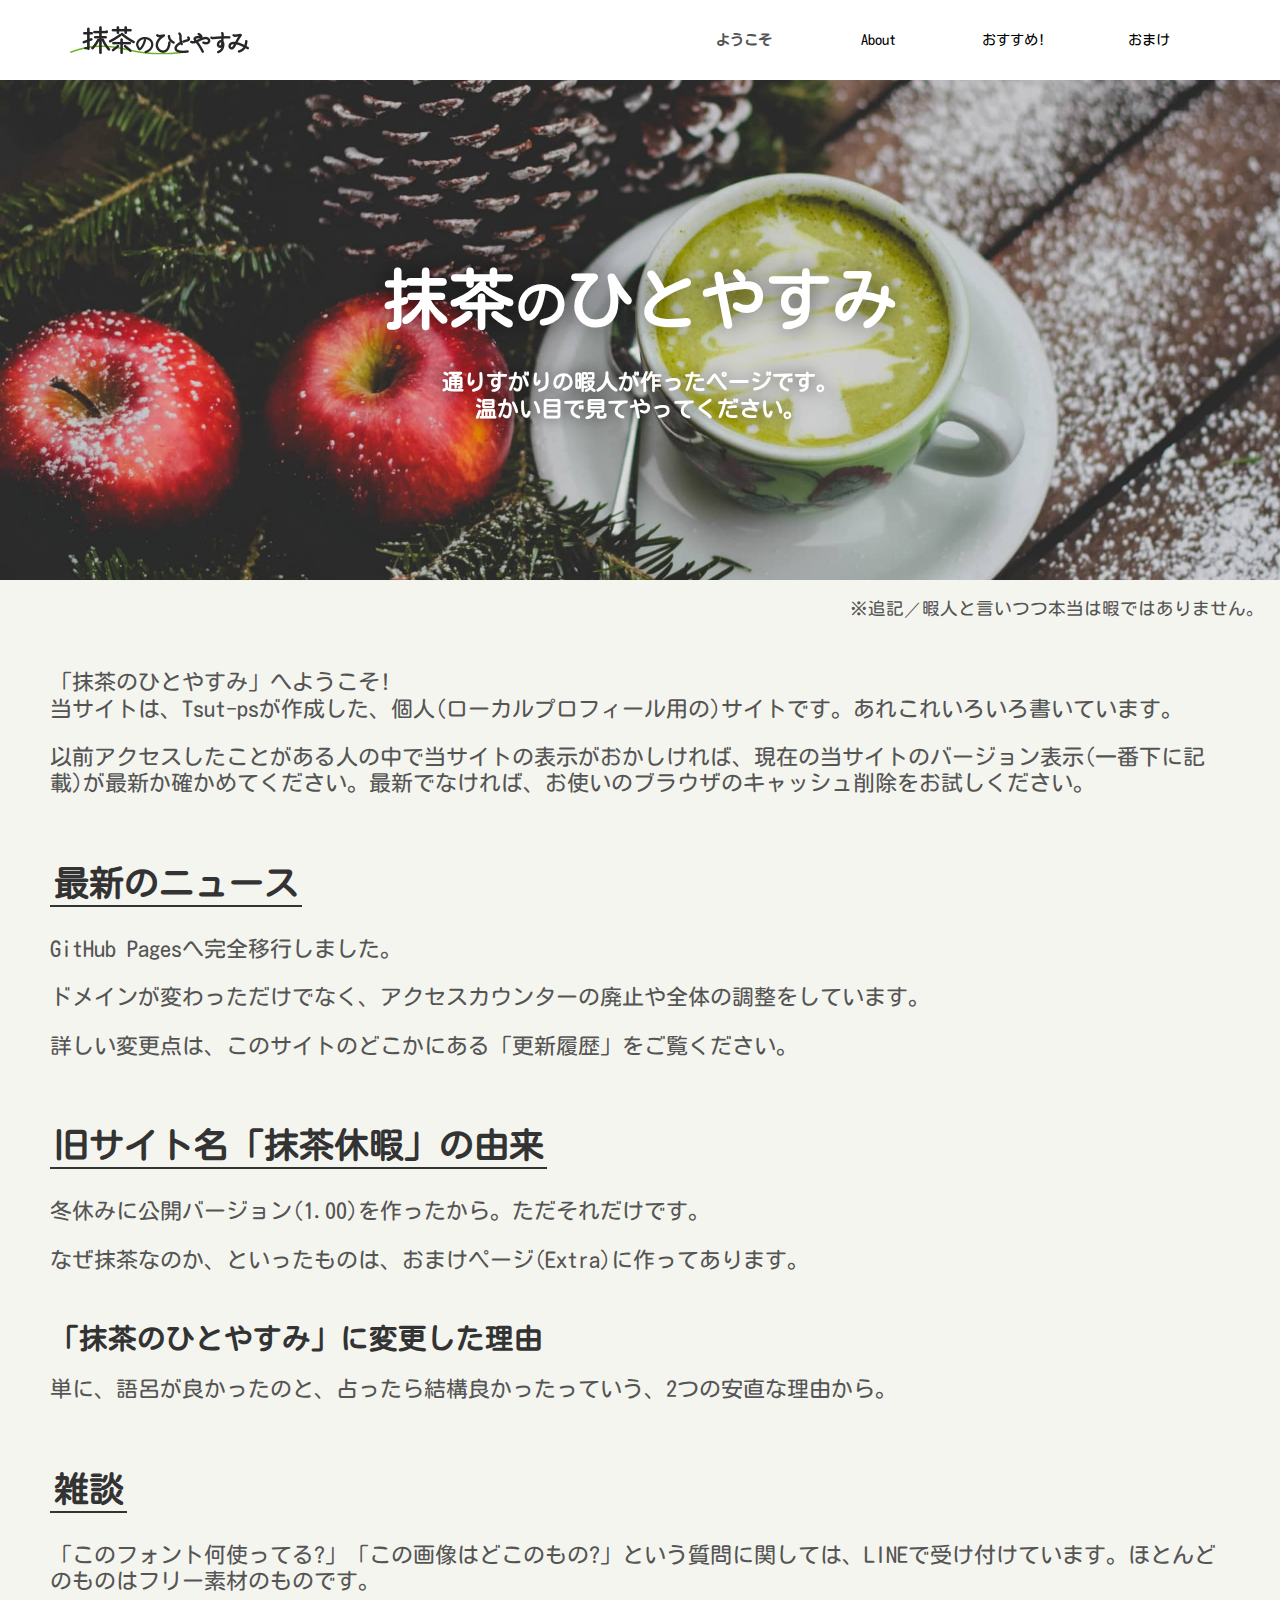
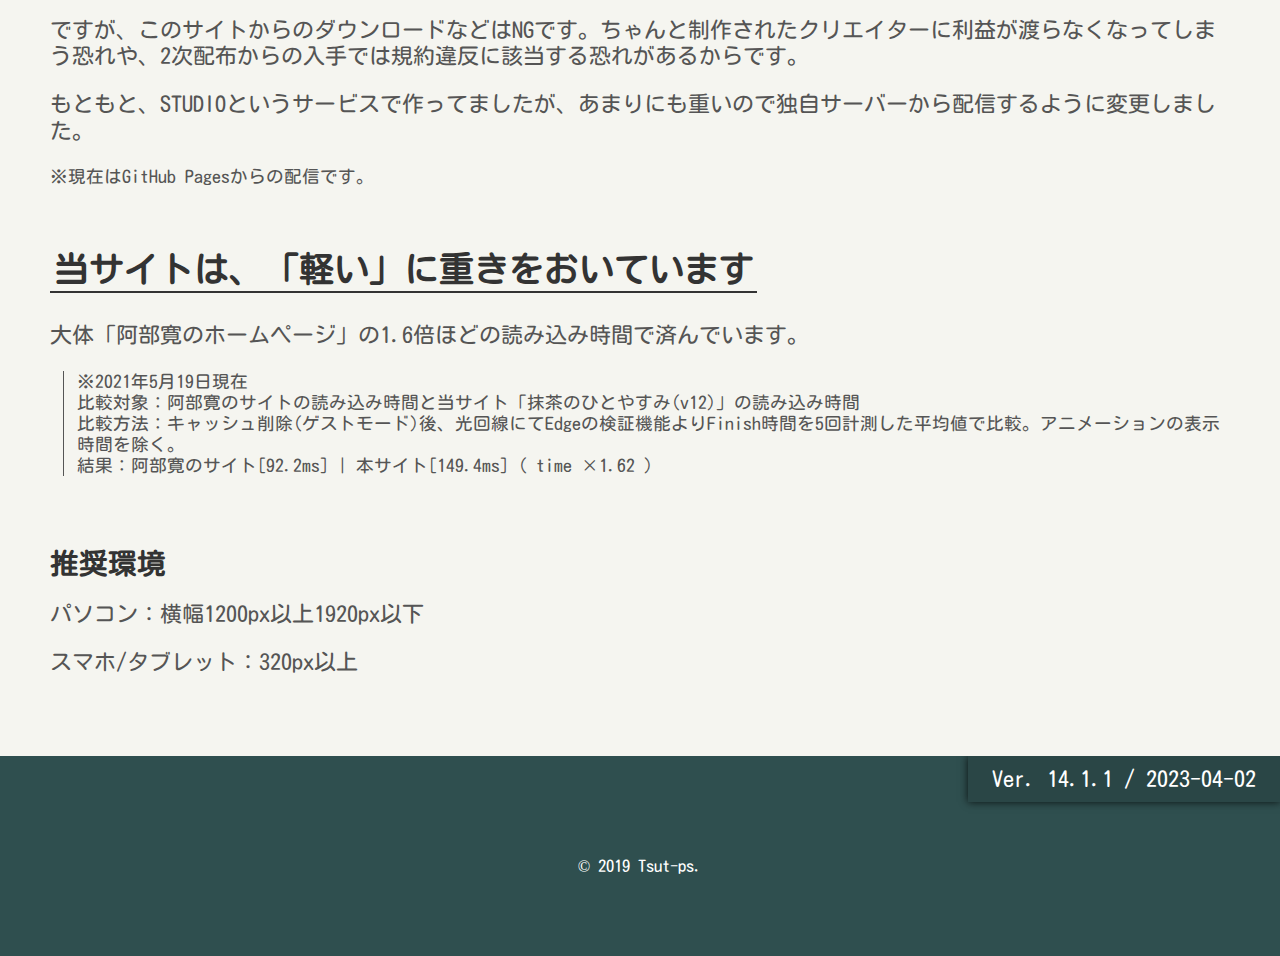
<file: index.html>
<!doctype html>
<html lang="ja">

<head>
    <meta charset="UTF-8">
    <meta name="theme-color" content="#acae54">
    <meta name="viewport" content="width=device-width, initial-scale=1">
    <meta name="twitter:card" content="summary" />
    <meta property="og:url" content="https://kyu-ka.site" />
    <meta property="og:title" content="抹茶のひとやすみ" />
    <meta property="og:description" content="通りすがりの暇人が作ったページです。温かい目で見てやってください。" />
    <meta property="og:image" content="images/card-2.jpg" />
    <meta name="robots" content="noindex">
    <title>抹茶のひとやすみ</title>
    <link href="favicon.ico" rel="icon">
    <link href="css/stylesheet.css" rel="stylesheet">
</head>

<body class="index">

    <header>
        <div>
            <a class="logo" href="./"></a>
                <ul>
                    <li class="select">ようこそ</li>
                    <li><a href="about/">About</a></li>
                    <li><a href="favorite/">おすすめ!</a></li>
                    <li><a href="extra/">おまけ</a></li>
                </ul>
        </div>
    </header>

    <main>

        <div class="top-content index">
            <div>
                <h1>抹茶<span class="mini">の</span>ひとやすみ</h1>
                <p>通りすがりの暇人が作ったページです。<br>温かい目で見てやってください。</p>
            </div>
        </div>

        <p class="notice">※追記／暇人と言いつつ本当は暇ではありません。</p>

        <div class="contents">
            
            <p>「抹茶のひとやすみ」へようこそ!<br>
            当サイトは、Tsut-psが作成した、個人(ローカルプロフィール用の)サイトです。あれこれいろいろ書いています。</p>
            <p>以前アクセスしたことがある人の中で当サイトの表示がおかしければ、現在の当サイトのバージョン表示(一番下に記載)が最新か確かめてください。最新でなければ、お使いのブラウザのキャッシュ削除をお試しください。</p>

            <h2>最新のニュース</h2>
            <p>GitHub Pagesへ完全移行しました。</p>
            <p>ドメインが変わっただけでなく、アクセスカウンターの廃止や全体の調整をしています。</p>
            <p>詳しい変更点は、このサイトのどこかにある「更新履歴」をご覧ください。</p>

            <h2>旧サイト名「抹茶休暇」の由来</h2>
            <p>冬休みに公開バージョン(1.00)を作ったから。ただそれだけです。</p>
	        <p>なぜ抹茶なのか、といったものは、おまけページ(Extra)に作ってあります。</p>

            <h3>「抹茶のひとやすみ」に変更した理由</h3>
            <p>単に、語呂が良かったのと、占ったら結構良かったっていう、2つの安直な理由から。</p>

            <h2>雑談</h2>
            <p>「このフォント何使ってる?」「この画像はどこのもの?」という質問に関しては、LINEで受け付けています。ほとんどのものはフリー素材のものです。</p>
            <p>ですが、このサイトからのダウンロードなどはNGです。ちゃんと制作されたクリエイターに利益が渡らなくなってしまう恐れや、2次配布からの入手では規約違反に該当する恐れがあるからです。</p>
            <p>もともと、STUDIOというサービスで作ってましたが、あまりにも重いので独自サーバーから配信するように変更しました。</p>
            <p class="mini">※現在はGitHub Pagesからの配信です。</p>

            <h2>当サイトは、「軽い」に重きをおいています</h2>
            <p>大体「阿部寛のホームページ」の1.6倍ほどの読み込み時間で済んでいます。</p>
            <div class="detail">
                <p class="mini">※2021年5月19日現在<br>
                    比較対象：阿部寛のサイトの読み込み時間と当サイト「抹茶のひとやすみ(v12)」の読み込み時間<br>
                    比較方法：キャッシュ削除(ゲストモード)後、光回線にてEdgeの検証機能よりFinish時間を5回計測した平均値で比較。アニメーションの表示時間を除く。<br>
                    結果：阿部寛のサイト[92.2ms] | 本サイト[149.4ms] ( time ×1.62 )</span>
                </p>
            </div>

            <br>

            <h3>推奨環境</h3>
            <p>パソコン：横幅1200px以上1920px以下</p><p>スマホ/タブレット：320px以上</p>

        </div>
    </main>

    <footer>
        <p>© 2019 Tsut-ps.</p>
    </footer>

</body>
</file>
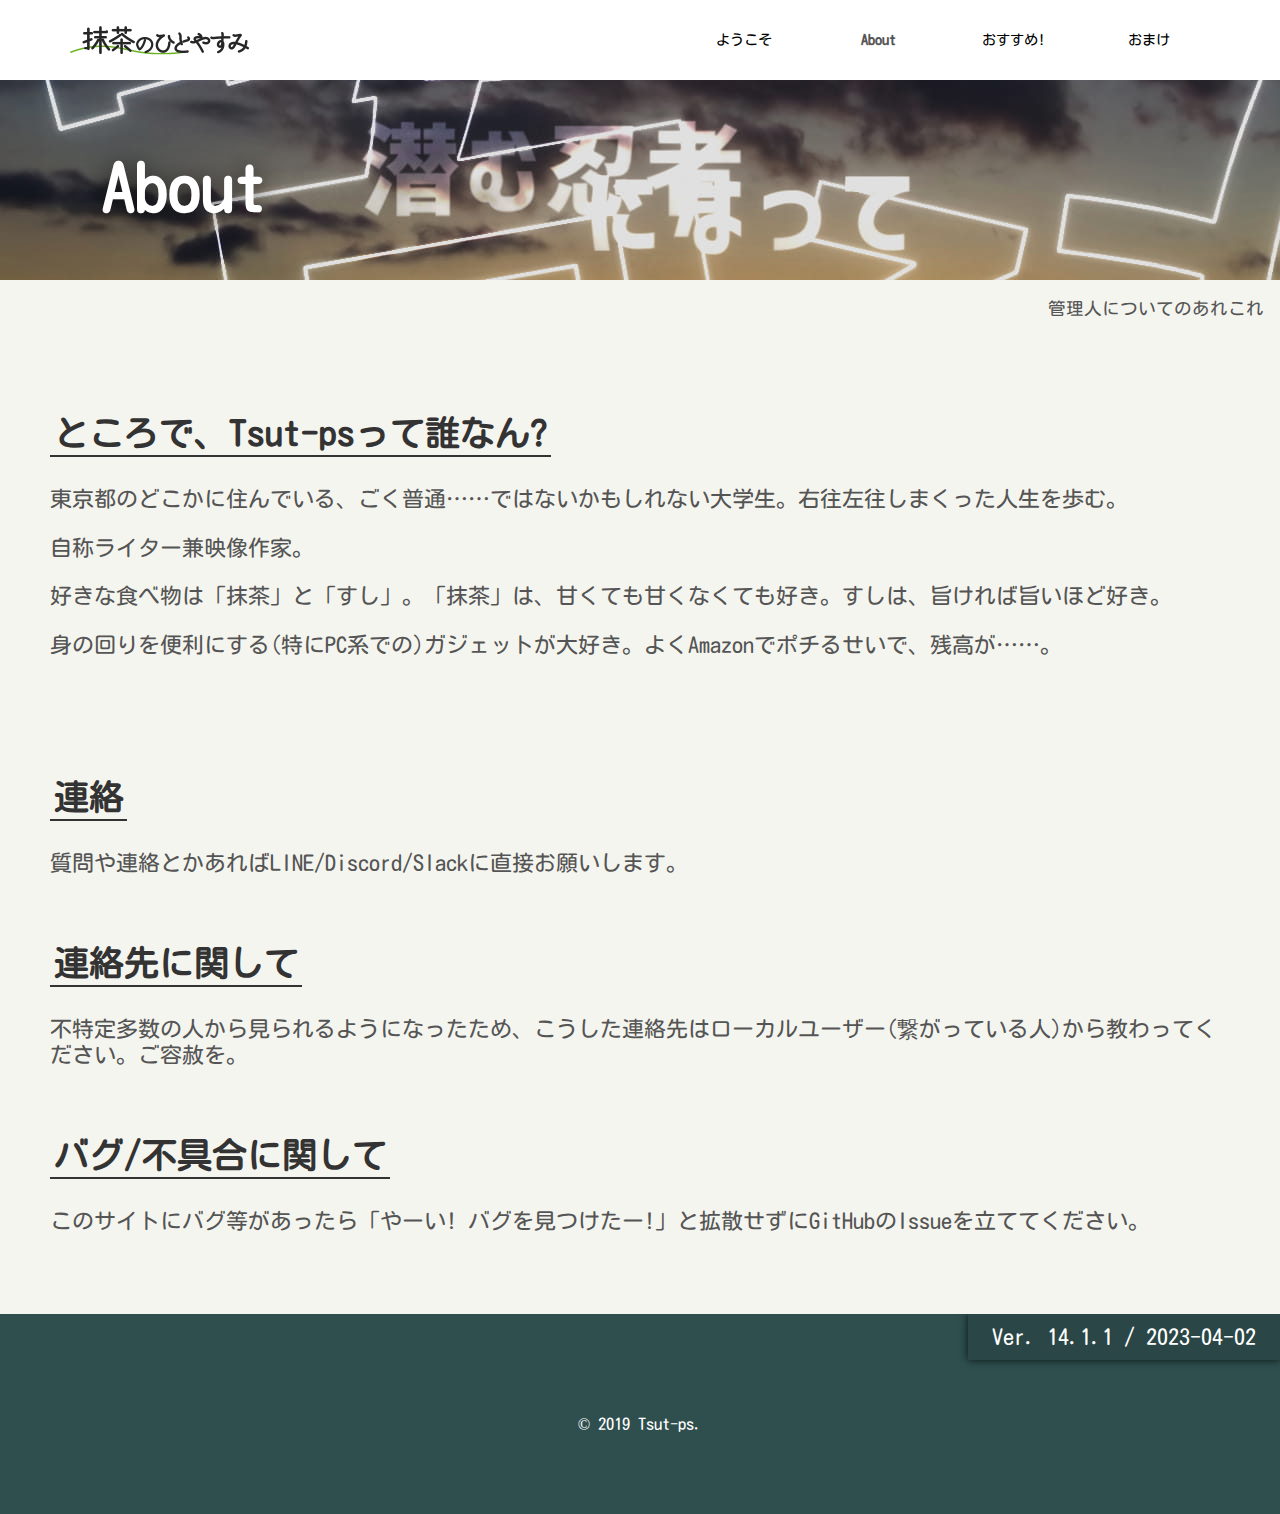
<file: about/index.html>
<!doctype html>
<html lang="ja">

<head>
    <meta charset="UTF-8">
    <meta name="theme-color" content="#acae54">
    <meta name="viewport" content="width=device-width, initial-scale=1">
    <meta name="robots" content="noindex">
    <title>About | 抹茶のひとやすみ</title>
    <link href="../css/stylesheet.css" rel="stylesheet">
    <link href="../favicon.ico" rel="icon">
</head>

<body class="about">
    <header>
        <div>
            <a class="logo" href="../"></a>
                <ul>
                    <li><a href="../">ようこそ</a></li>
                    <li class="select">About</li>
                    <li><a href="../favorite/">おすすめ!</a></li>
                    <li><a href="../extra/">おまけ</a></li>
                </ul>
        </div>
    </header>

    <main>
        <div class="top-content-mini">
            <div>
                <h1>About</h1>
            </div>
        </div>
        <p class="notice">管理人についてのあれこれ</p>
        <div class="contents">
            <h2>ところで、Tsut-psって誰なん?</h2>
            <p>東京都のどこかに住んでいる、ごく普通……ではないかもしれない大学生。右往左往しまくった人生を歩む。</p>
            <p>自称ライター兼映像作家。</p>
            <p>好きな食べ物は「抹茶」と「すし」。「抹茶」は、甘くても甘くなくても好き。すしは、旨ければ旨いほど好き。</p>
            <p>身の回りを便利にする(特にPC系での)ガジェットが大好き。よくAmazonでポチるせいで、残高が……。</p>
            <br><br>
            <h2>連絡</h2>
            <p>質問や連絡とかあればLINE/Discord/Slackに直接お願いします。</p>
            <h2>連絡先に関して</h2>
            <p>不特定多数の人から見られるようになったため、こうした連絡先はローカルユーザー(繋がっている人)から教わってください。ご容赦を。</p>
            <h2>バグ/不具合に関して</h2>
            <p>このサイトにバグ等があったら「やーい! バグを見つけたー!」と拡散せずにGitHubのIssueを立ててください。</p>
        </div>
    </main>

    <footer>
        <p>© 2019 Tsut-ps.</p>
    </footer>
</body>
</file>
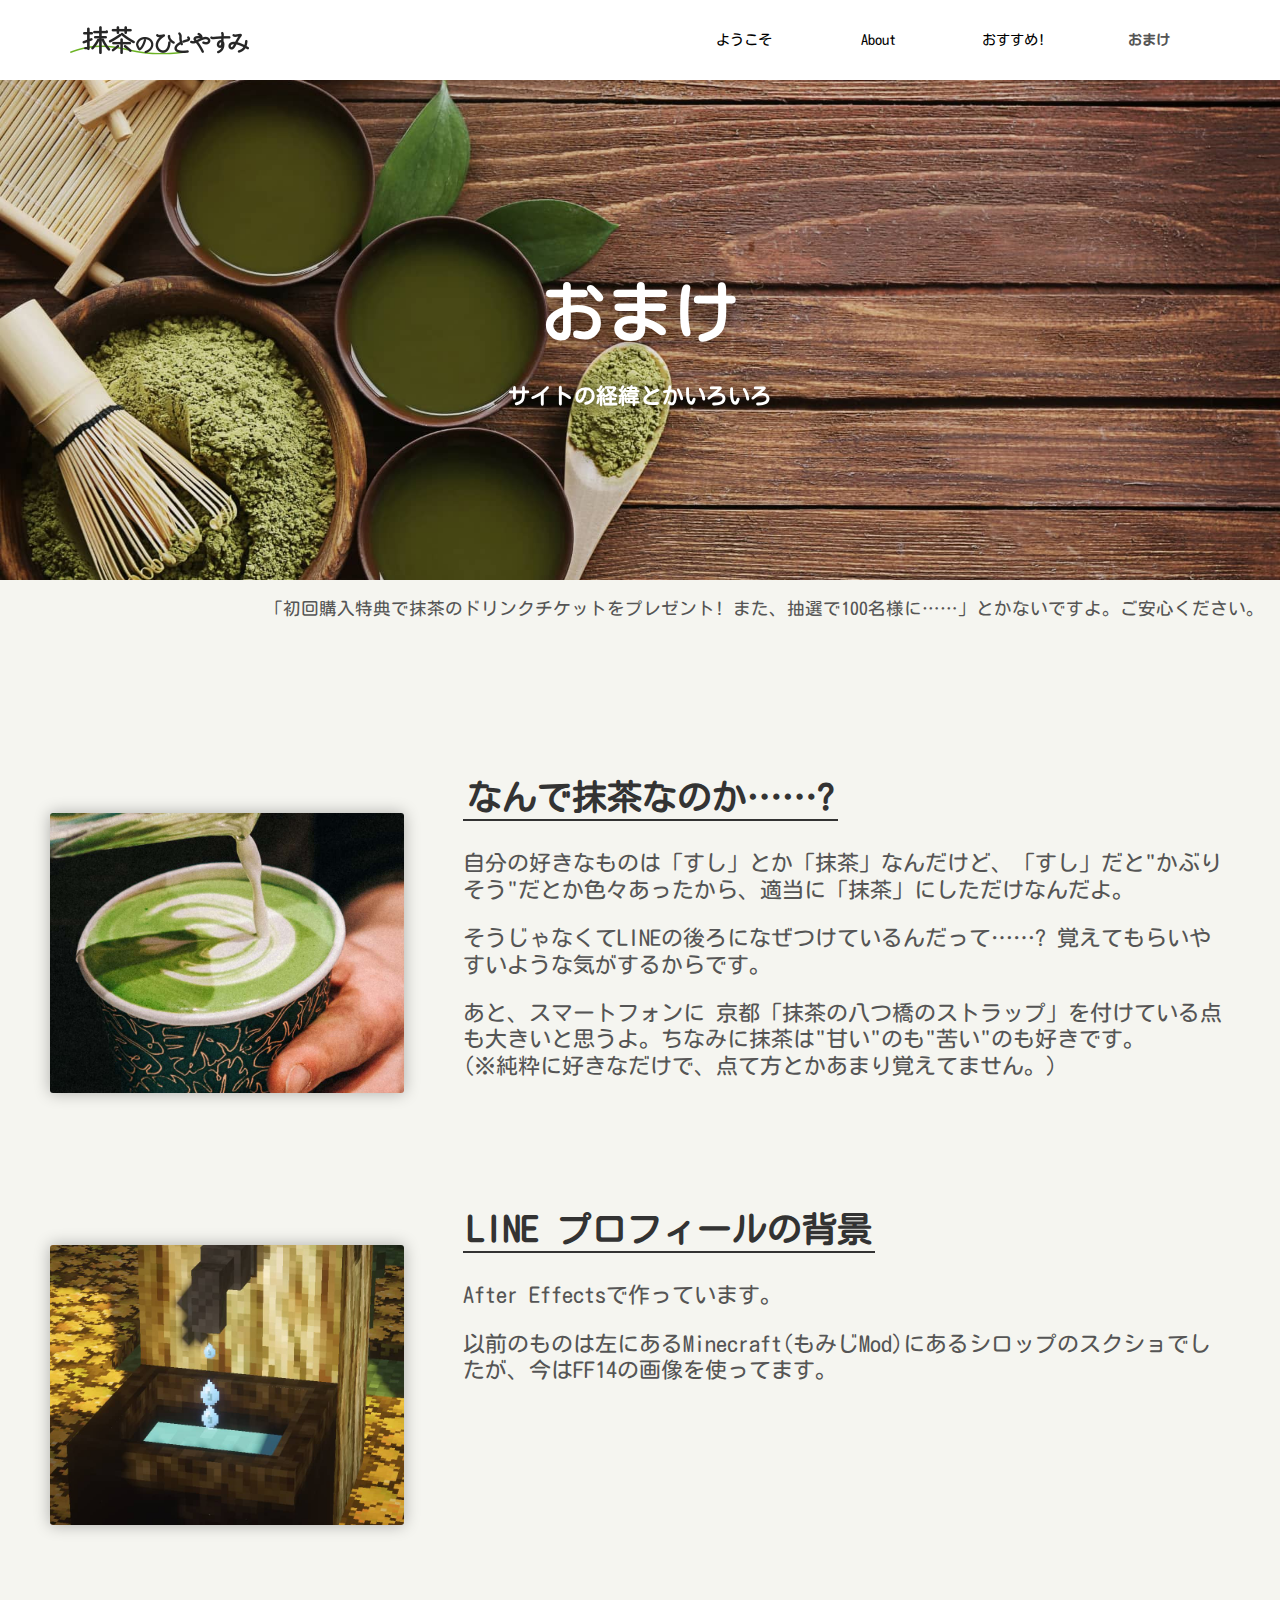
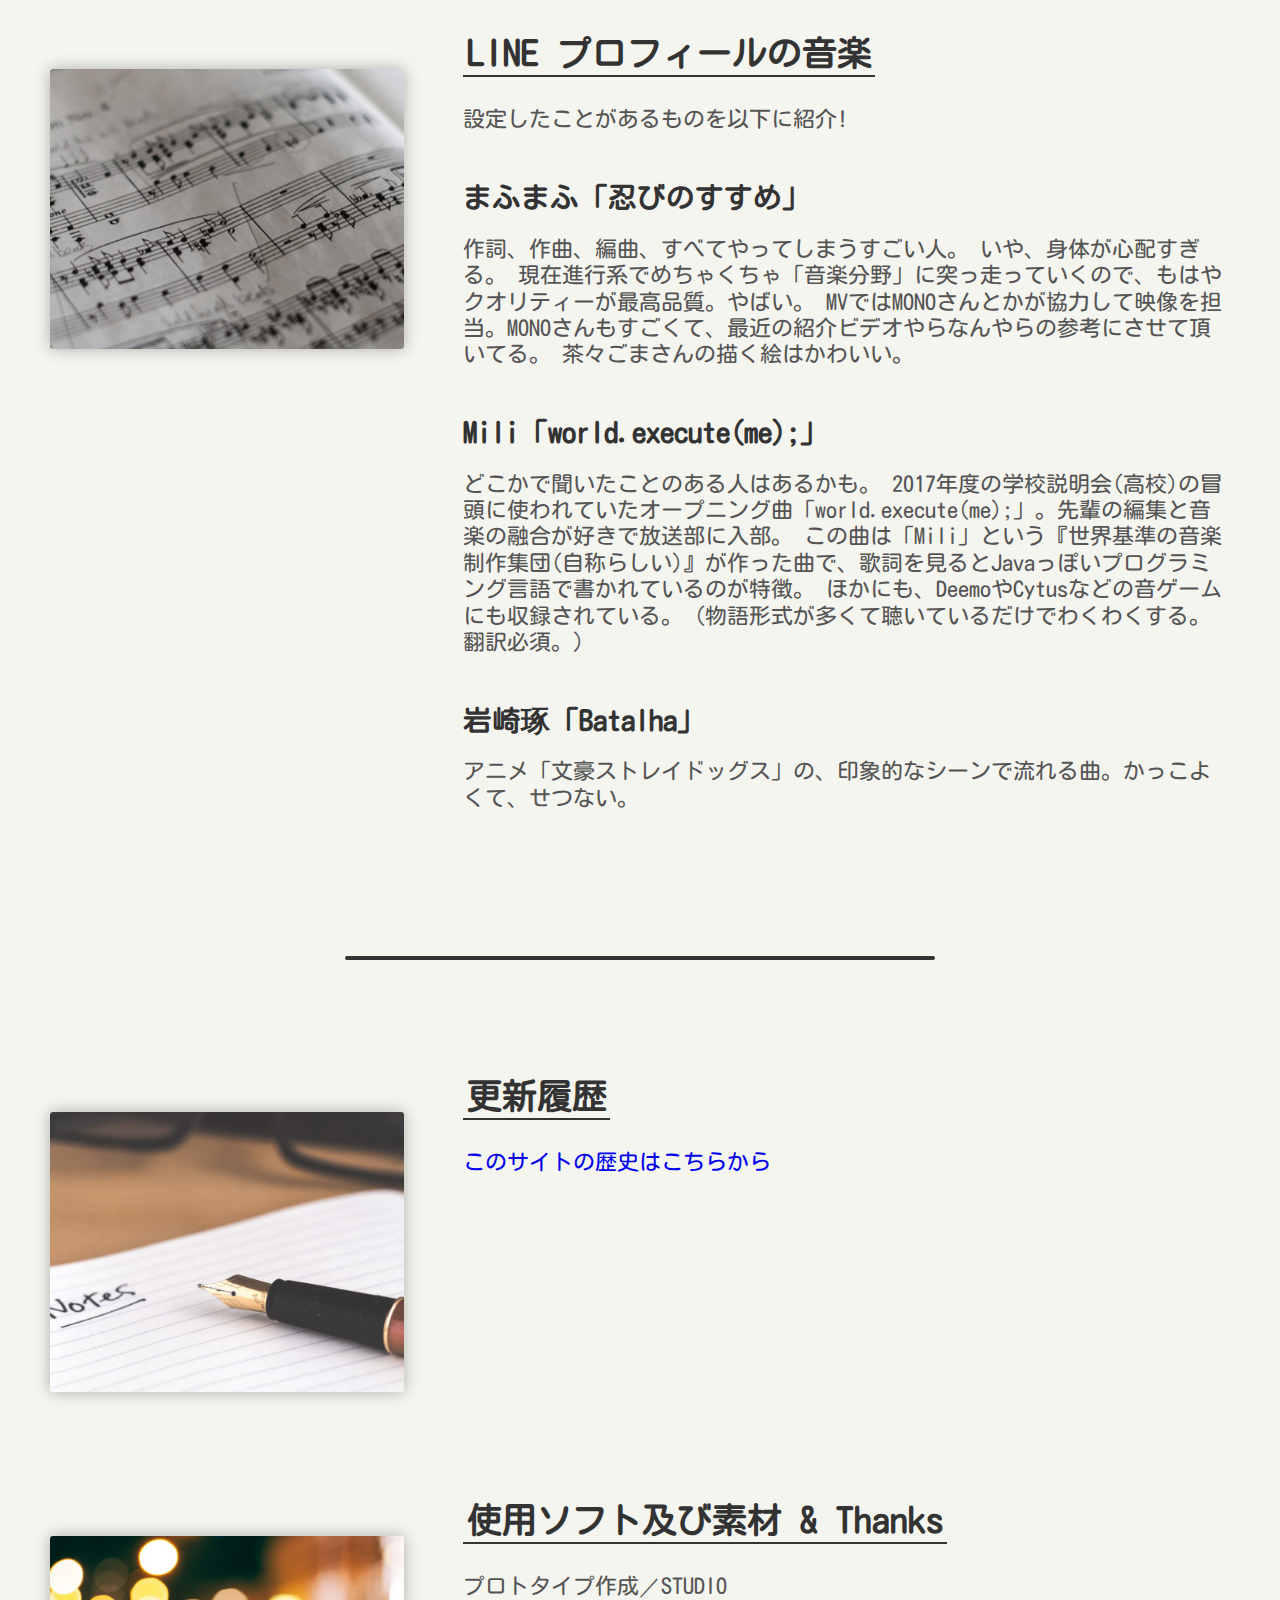
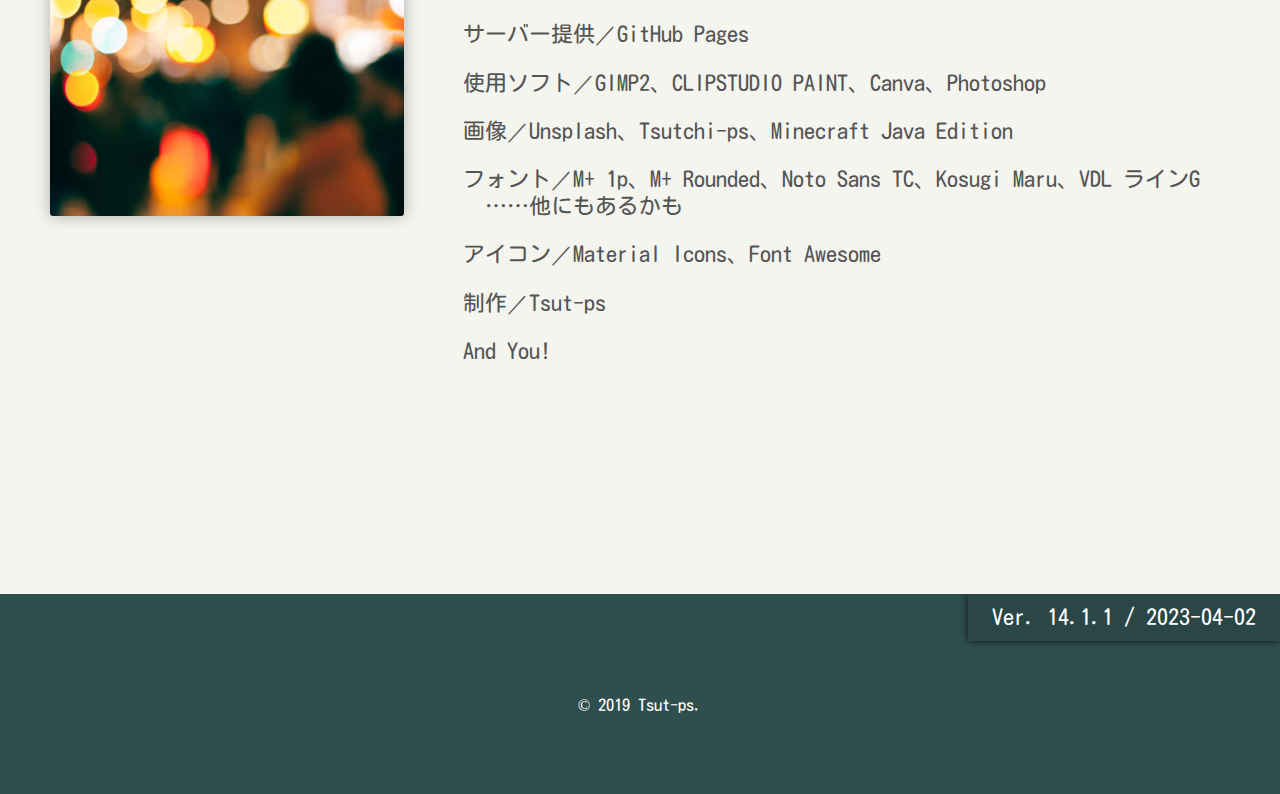
<file: extra/index.html>
<!doctype html>
<html lang="ja">

<head>
    <meta charset="UTF-8">
    <meta name="theme-color" content="#acae54">
    <meta name="viewport" content="width=device-width, initial-scale=1">
    <meta name="robots" content="noindex">
    <title>おまけ | 抹茶のひとやすみ</title>
    <link href="../css/stylesheet.css" rel="stylesheet">
    <link href="../favicon.ico" rel="icon">
</head>

<body class="extra">
    <header>
        <div>
            <a class="logo" href="../"></a>
                <ul>
                    <li><a href="../">ようこそ</a></li>
                    <li><a href="../about/">About</a></li>
                    <li><a href="../favorite/">おすすめ!</a></li>
                    <li class="select">おまけ</li>
                </ul>
        </div>
    </header>

    <main>
        <div class="top-content">
            <div>
                <h1>おまけ</h1>
                <p>サイトの経緯とかいろいろ</p>
            </div>
        </div>
        <p class="notice">「初回購入特典で抹茶のドリンクチケットをプレゼント! また、抽選で100名様に……」とかないですよ。ご安心ください。</p>
        <div class="contents">
            <div class="works">
                <div class="image why-matcha"></div>
                <div class="right-comment">
                    <h2>なんで抹茶なのか……?</h2>
                    <div class="switch">
                        <p>自分の好きなものは「すし」とか「抹茶」なんだけど、「すし」だと"かぶりそう"だとか色々あったから、適当に「抹茶」にしただけなんだよ。</p>
                        <p>そうじゃなくてLINEの後ろになぜつけているんだって……? 覚えてもらいやすいような気がするからです。</p>
                        <p>あと、スマートフォンに 京都「抹茶の八つ橋のストラップ」を付けている点も大きいと思うよ。ちなみに抹茶は"甘い"のも"苦い"のも好きです。<br>(※純粋に好きなだけで、点て方とかあまり覚えてません。)</p>
                    </div>
                </div>
            </div>
            <div class="works">
                <div class="image profile-bg"></div>
                <div class="right-comment">
                    <h2>LINE プロフィールの背景</h2>
                    <div class="switch">
                        <p>After Effectsで作っています。</p>
                        <p>以前のものは左にあるMinecraft(もみじMod)にあるシロップのスクショでしたが、今はFF14の画像を使ってます。</p>
                    </div>
                </div>
            </div>
            <div class="works">
                <div class="image profile-music"></div>
                <div class="right-comment">
                    <h2>LINE プロフィールの音楽</h2>
                    <div class="switch">
                        <p>設定したことがあるものを以下に紹介!</p>
                        <h3>まふまふ「忍びのすすめ」</h3>
                        <p>作詞、作曲、編曲、すべてやってしまうすごい人。
                            いや、身体が心配すぎる。
                            現在進行系でめちゃくちゃ「音楽分野」に突っ走っていくので、もはやクオリティーが最高品質。やばい。
                            MVではMONOさんとかが協力して映像を担当。MONOさんもすごくて、最近の紹介ビデオやらなんやらの参考にさせて頂いてる。
                            茶々ごまさんの描く絵はかわいい。</p>

                        <h3>Mili「world.execute(me);」</h3>
                        <p>どこかで聞いたことのある人はあるかも。
                            2017年度の学校説明会(高校)の冒頭に使われていたオープニング曲「world.execute(me);」。先輩の編集と音楽の融合が好きで放送部に入部。
                            この曲は「Mili」という『世界基準の音楽制作集団(自称らしい)』が作った曲で、歌詞を見るとJavaっぽいプログラミング言語で書かれているのが特徴。
                            ほかにも、DeemoやCytusなどの音ゲームにも収録されている。
                            (物語形式が多くて聴いているだけでわくわくする。翻訳必須。)</p>
                            
                        <h3>岩崎琢「Batalha」</h3>
                        <p>アニメ「文豪ストレイドッグス」の、印象的なシーンで流れる曲。かっこよくて、せつない。</p>
                        <br>

                    </div>
                </div>
            </div>

            <div class="works">
                <div class="line" style="margin: 32px 25% 72px;"></div>
                <a href="../update-history/">
                    <div class="image update-history-image"></div>
                    <div class="right-comment">
                        <h2>更新履歴</h2>
                        <div class="switch">
                            <p>このサイトの歴史はこちらから</p>
                        </div>
                    </div>
                </div>
            </a>

            <div class="works">
                <div class="image credits"></div>
                <div class="right-comment">
                    <h2>使用ソフト及び素材 & Thanks</h2>
                    <div class="switch">
                        <p>プロトタイプ作成／STUDIO</p>
                        <p>サーバー提供／GitHub Pages</p>
                        <p>使用ソフト／GIMP2、CLIPSTUDIO PAINT、Canva、Photoshop</p>
                        <p>画像／Unsplash、Tsutchi-ps、Minecraft Java Edition</p>
                        <p>フォント／M+ 1p、M+ Rounded、Noto Sans TC、Kosugi Maru、VDL ラインG<br>
                            　……他にもあるかも</p>
                        <p>アイコン／Material Icons、Font Awesome</p>
                        <p>制作／Tsut-ps</p>
                        <p>And You!</p>
                    </div>
                </div>
            </div>

            <div class="works"><!-- 予備 --></div>
                        
        </div>
    </main>

    <footer>
        <p>© 2019 Tsut-ps.</p>
    </footer>
</body>
</file>
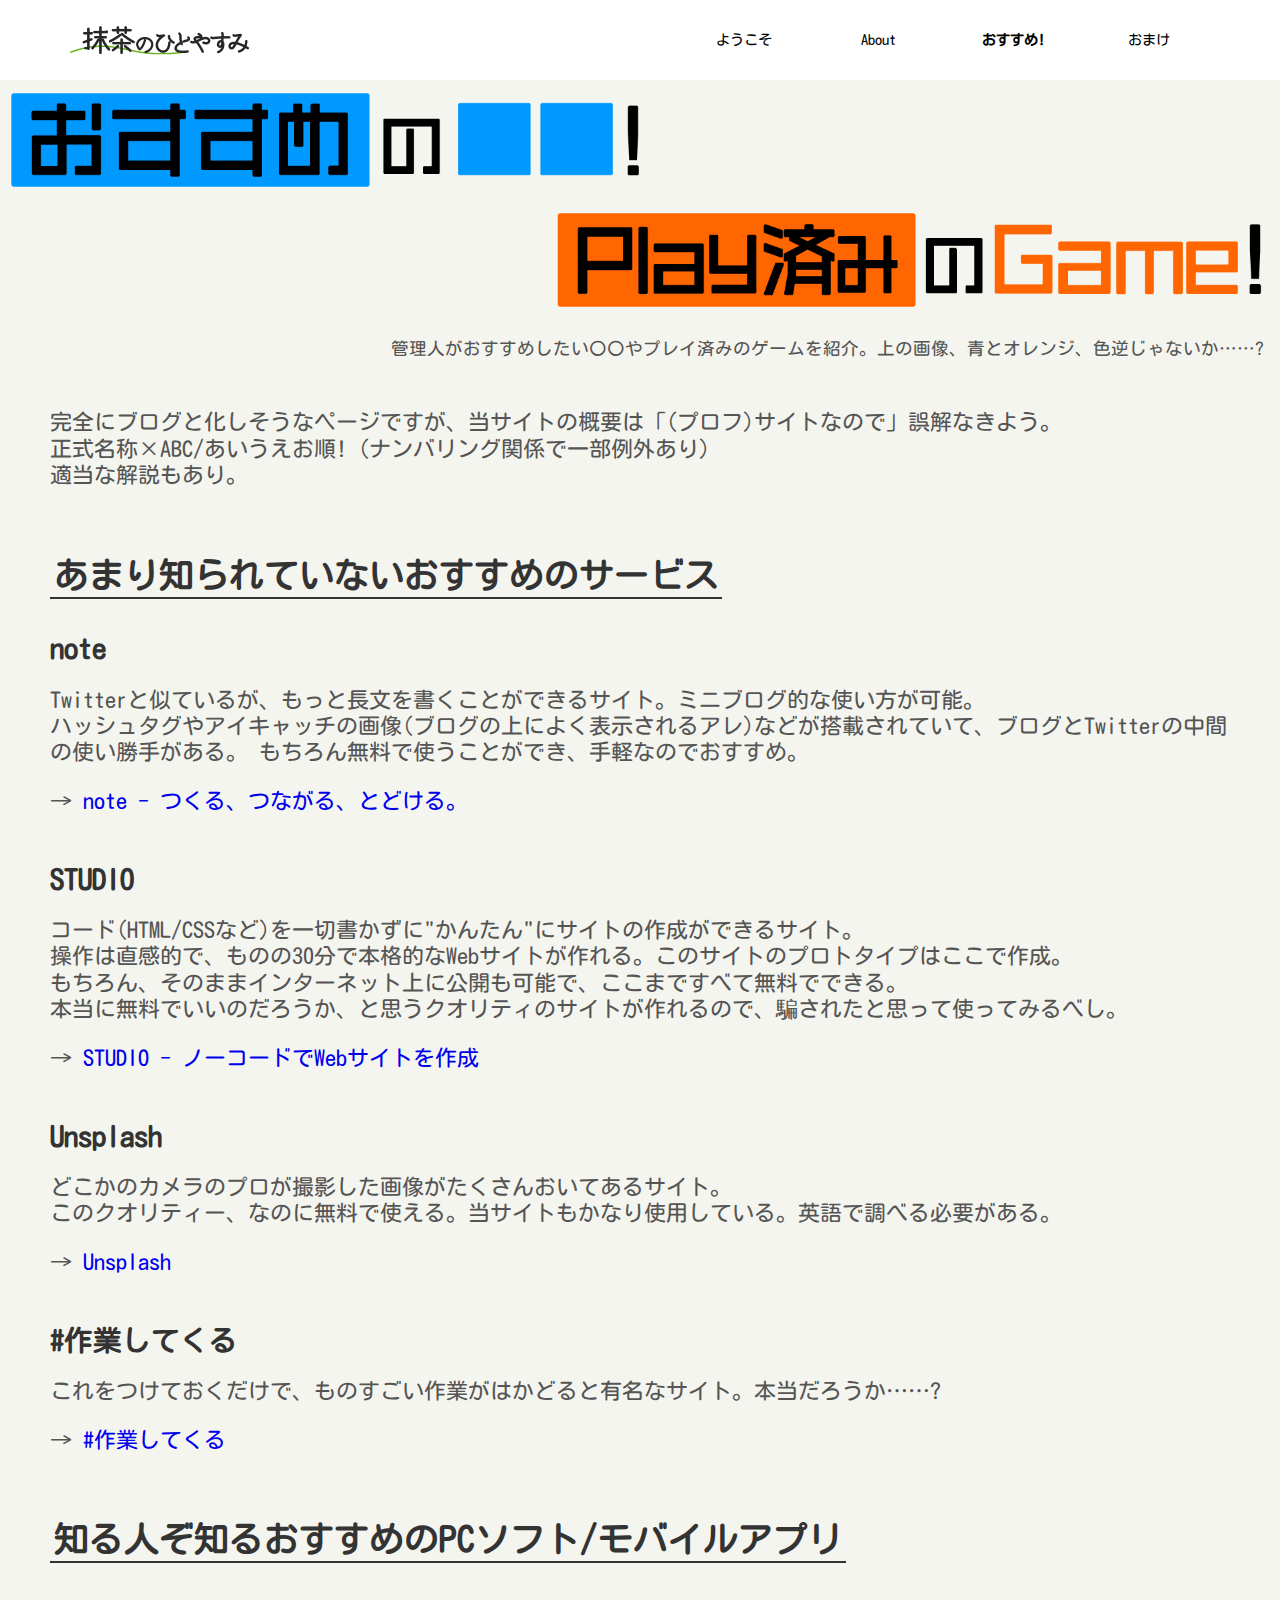
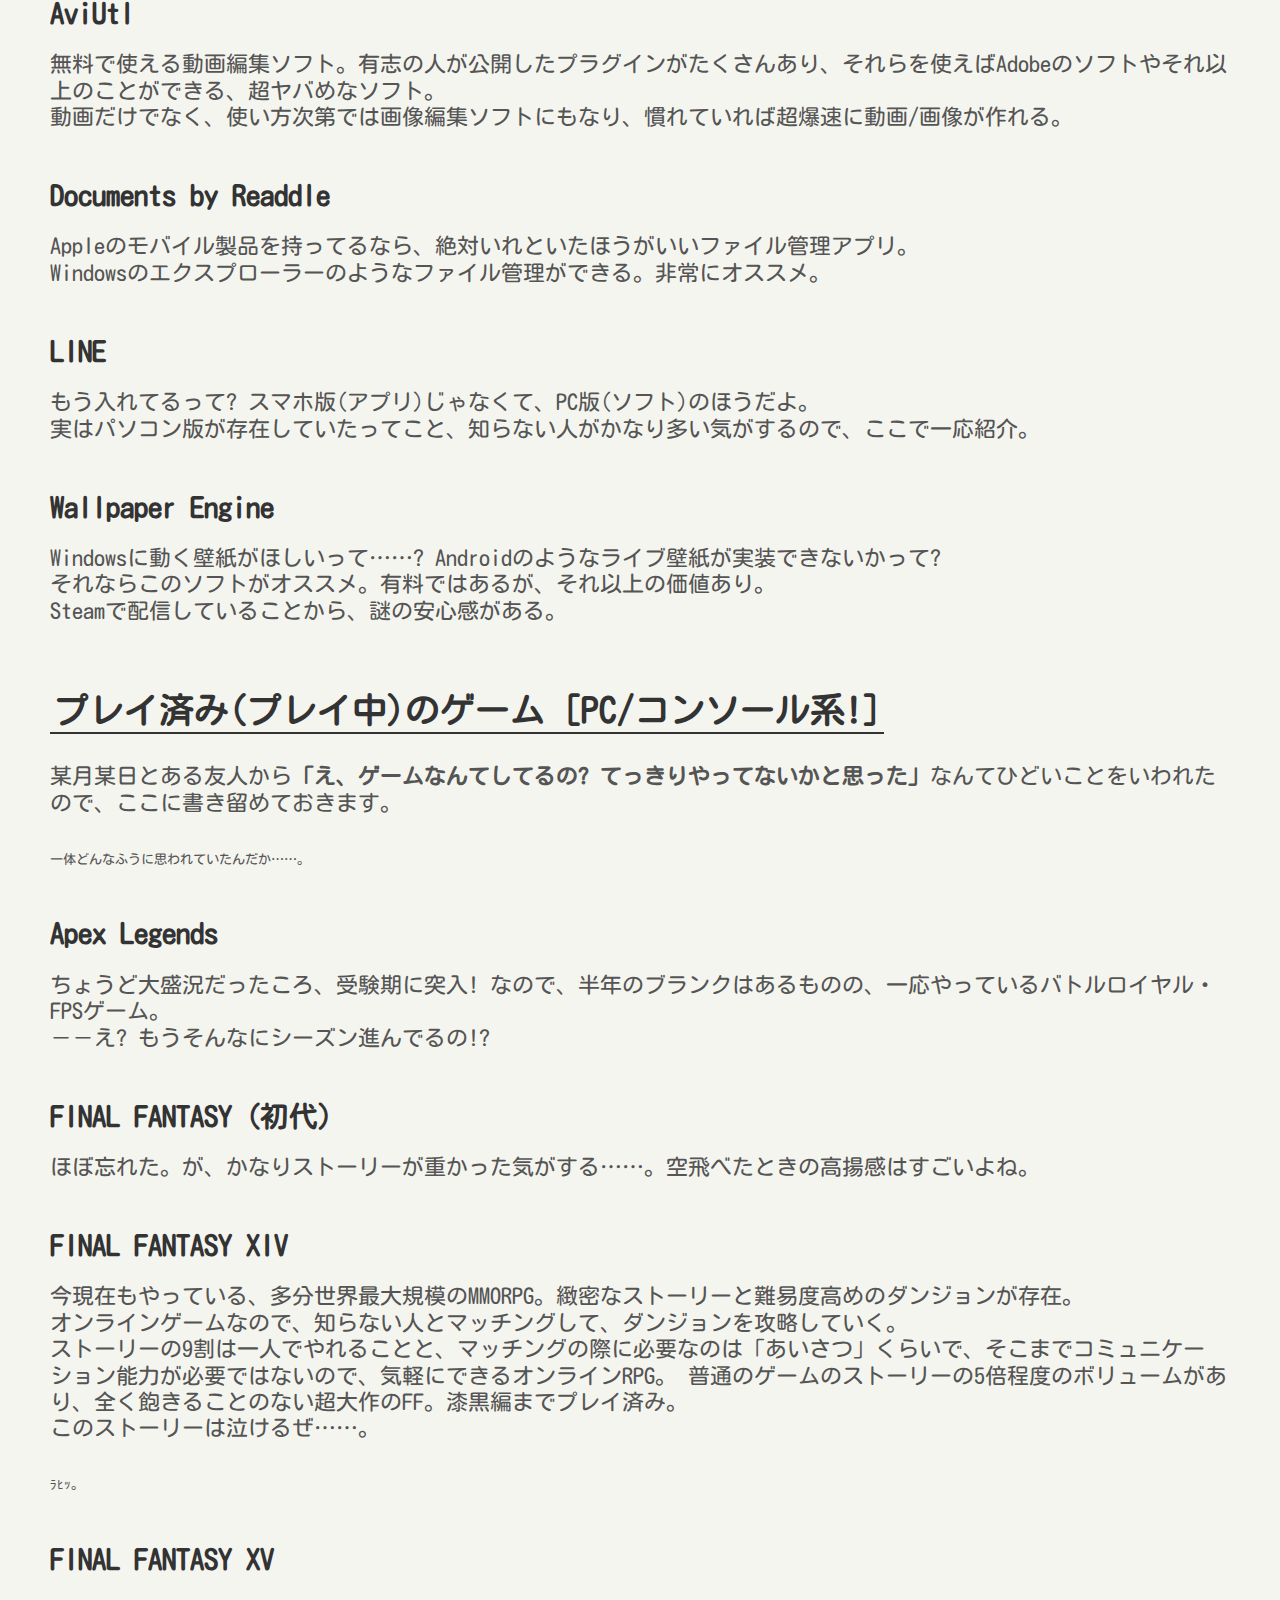
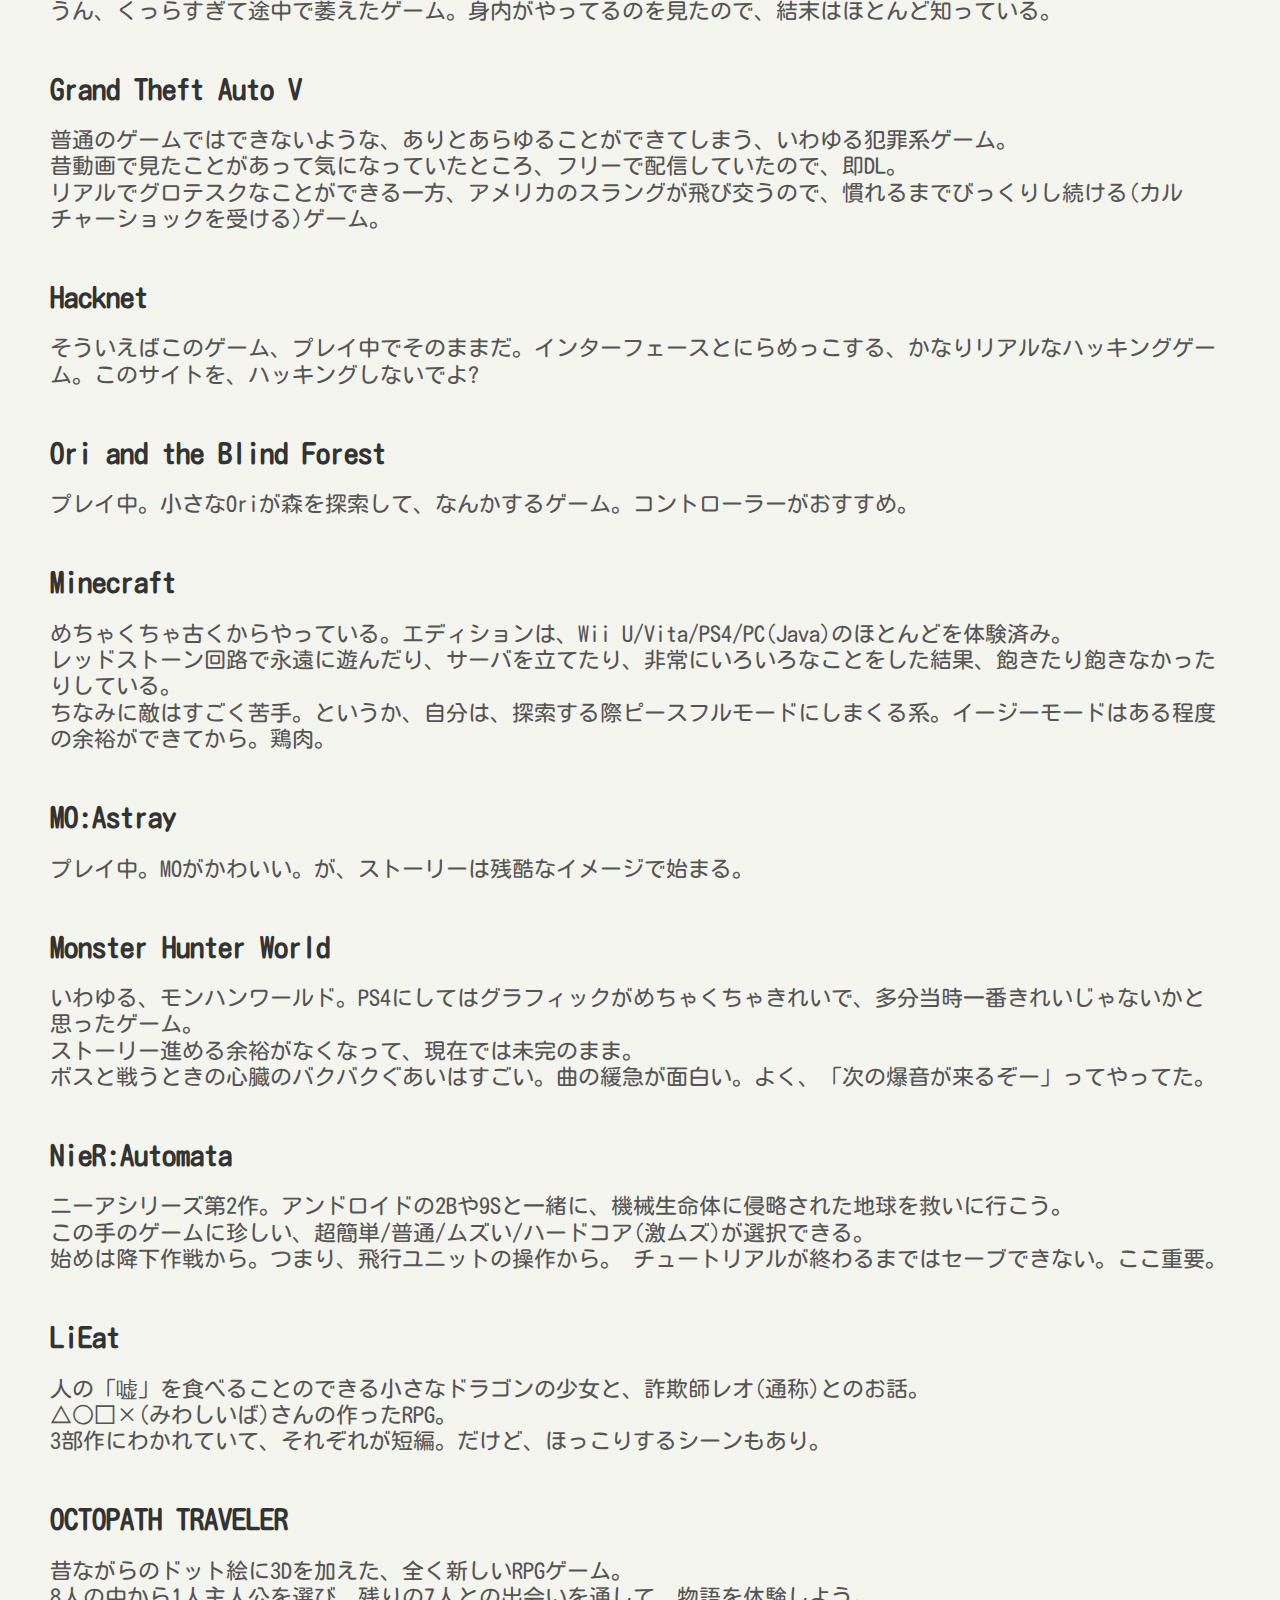
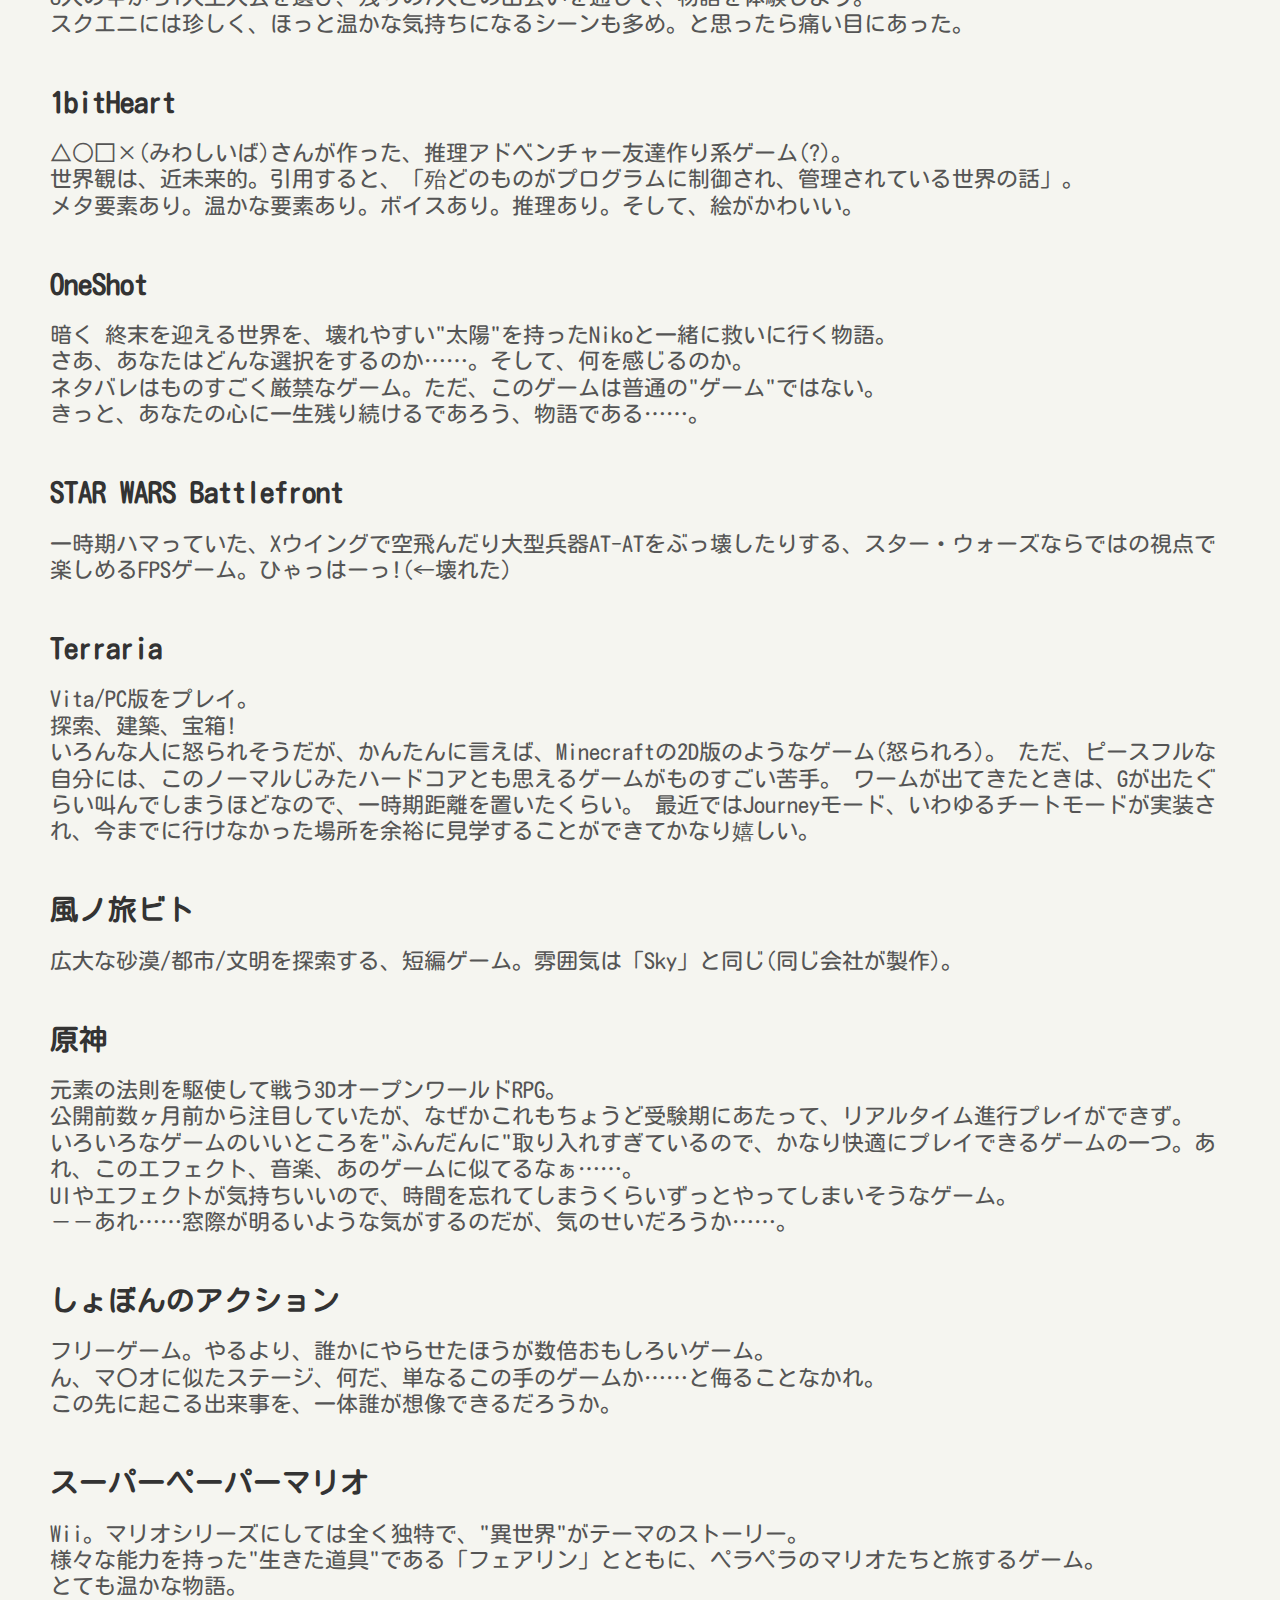
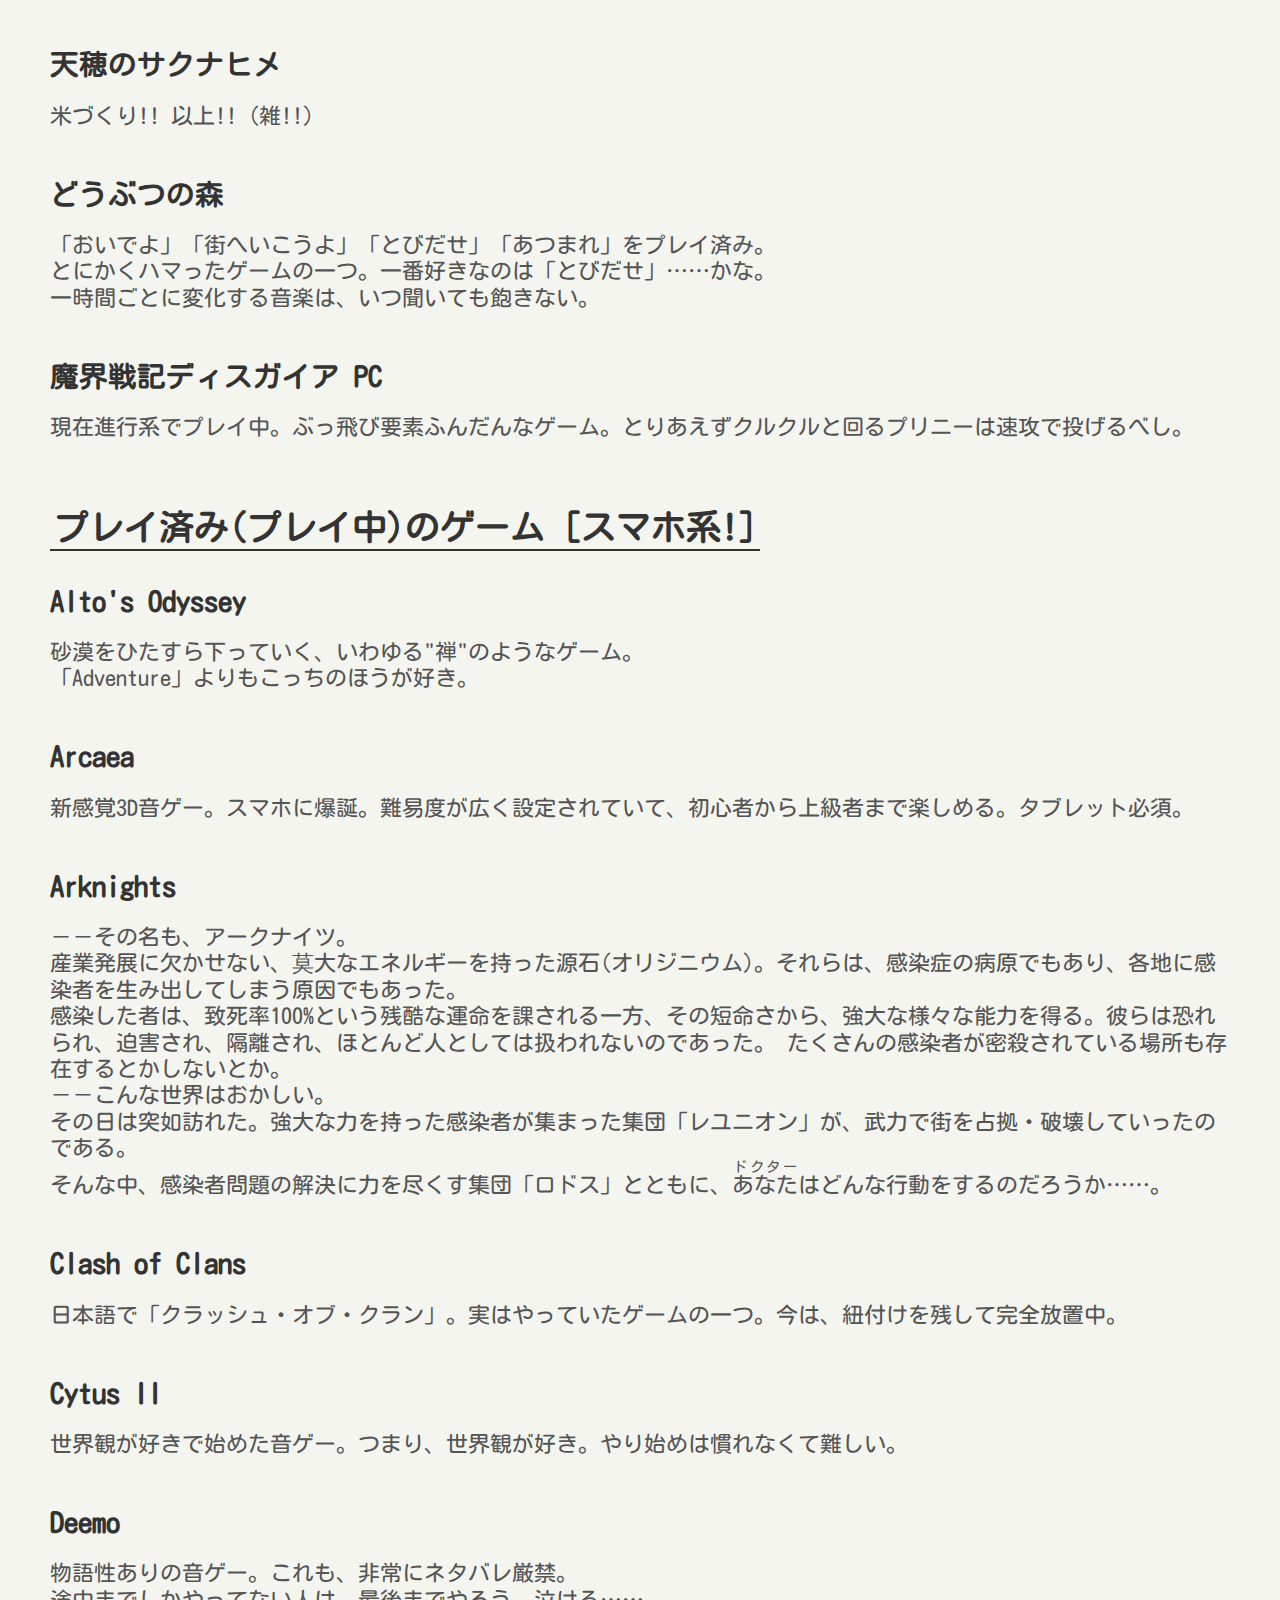
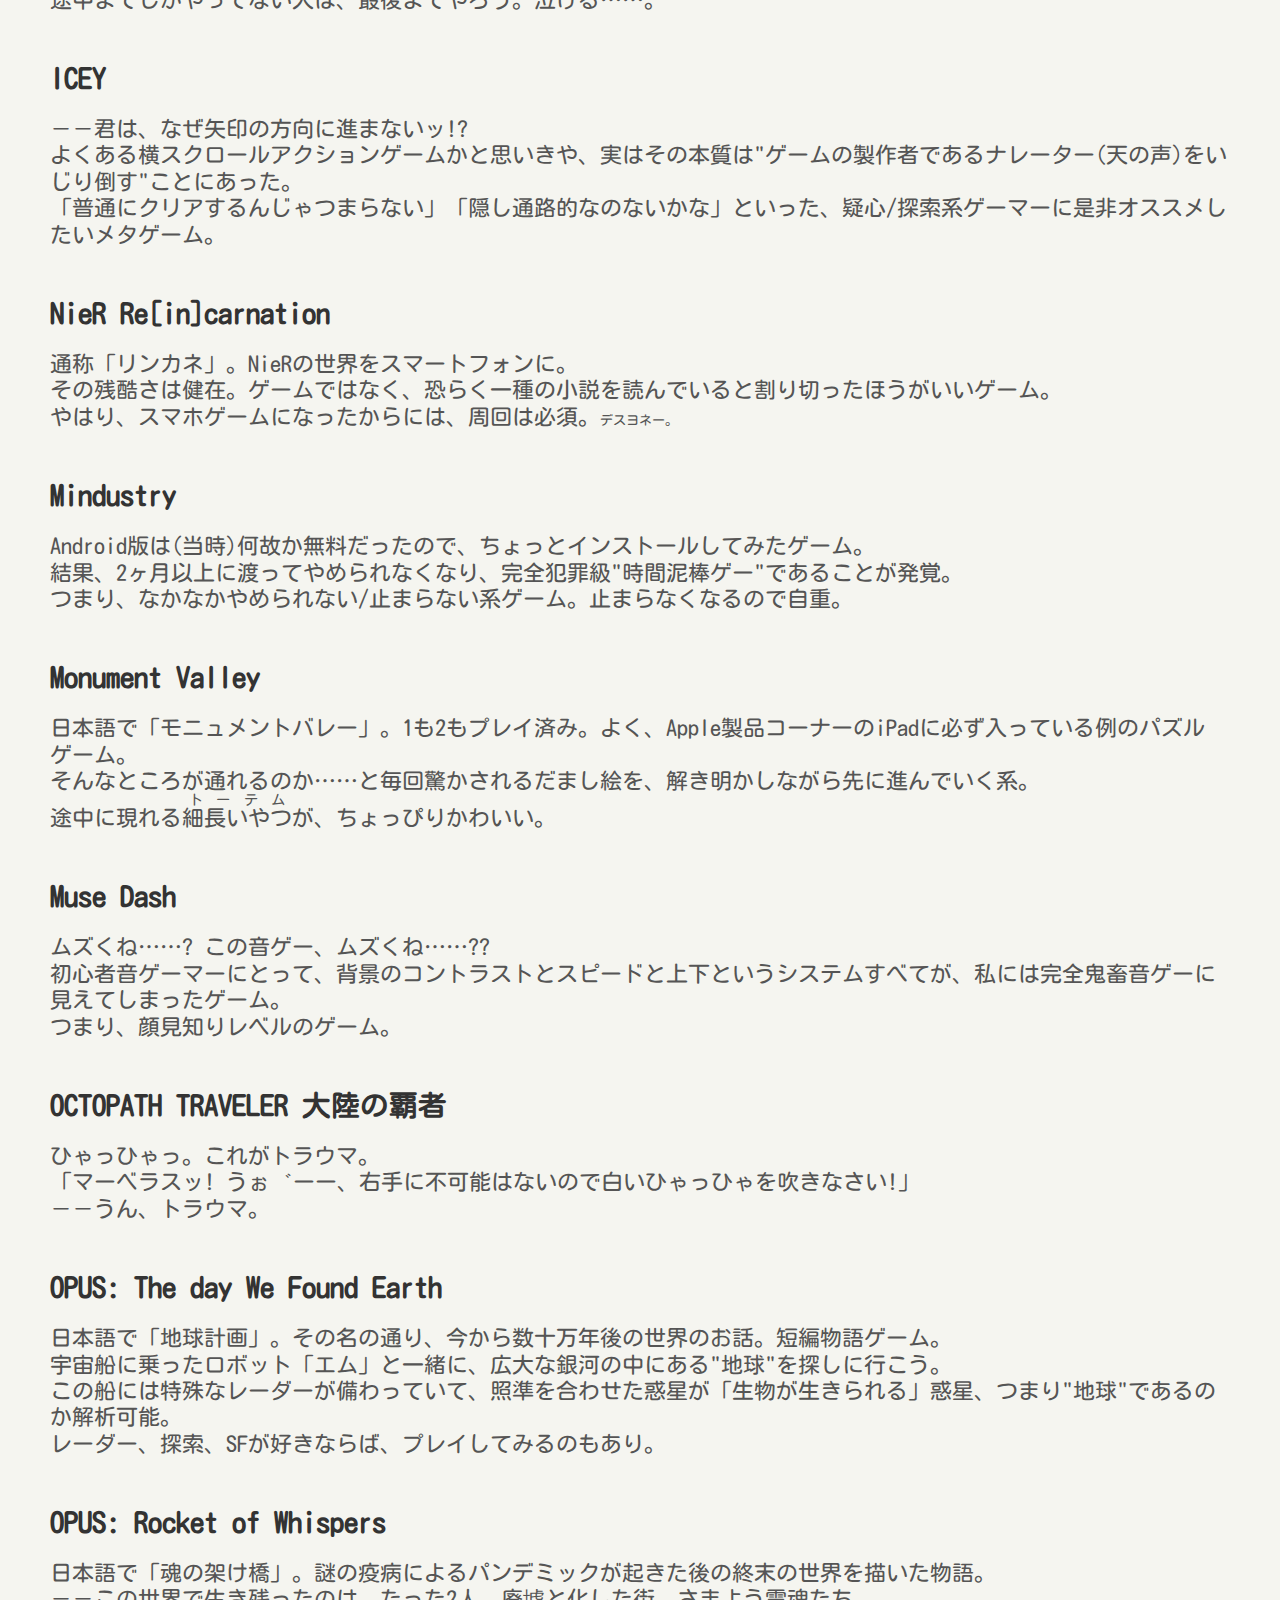
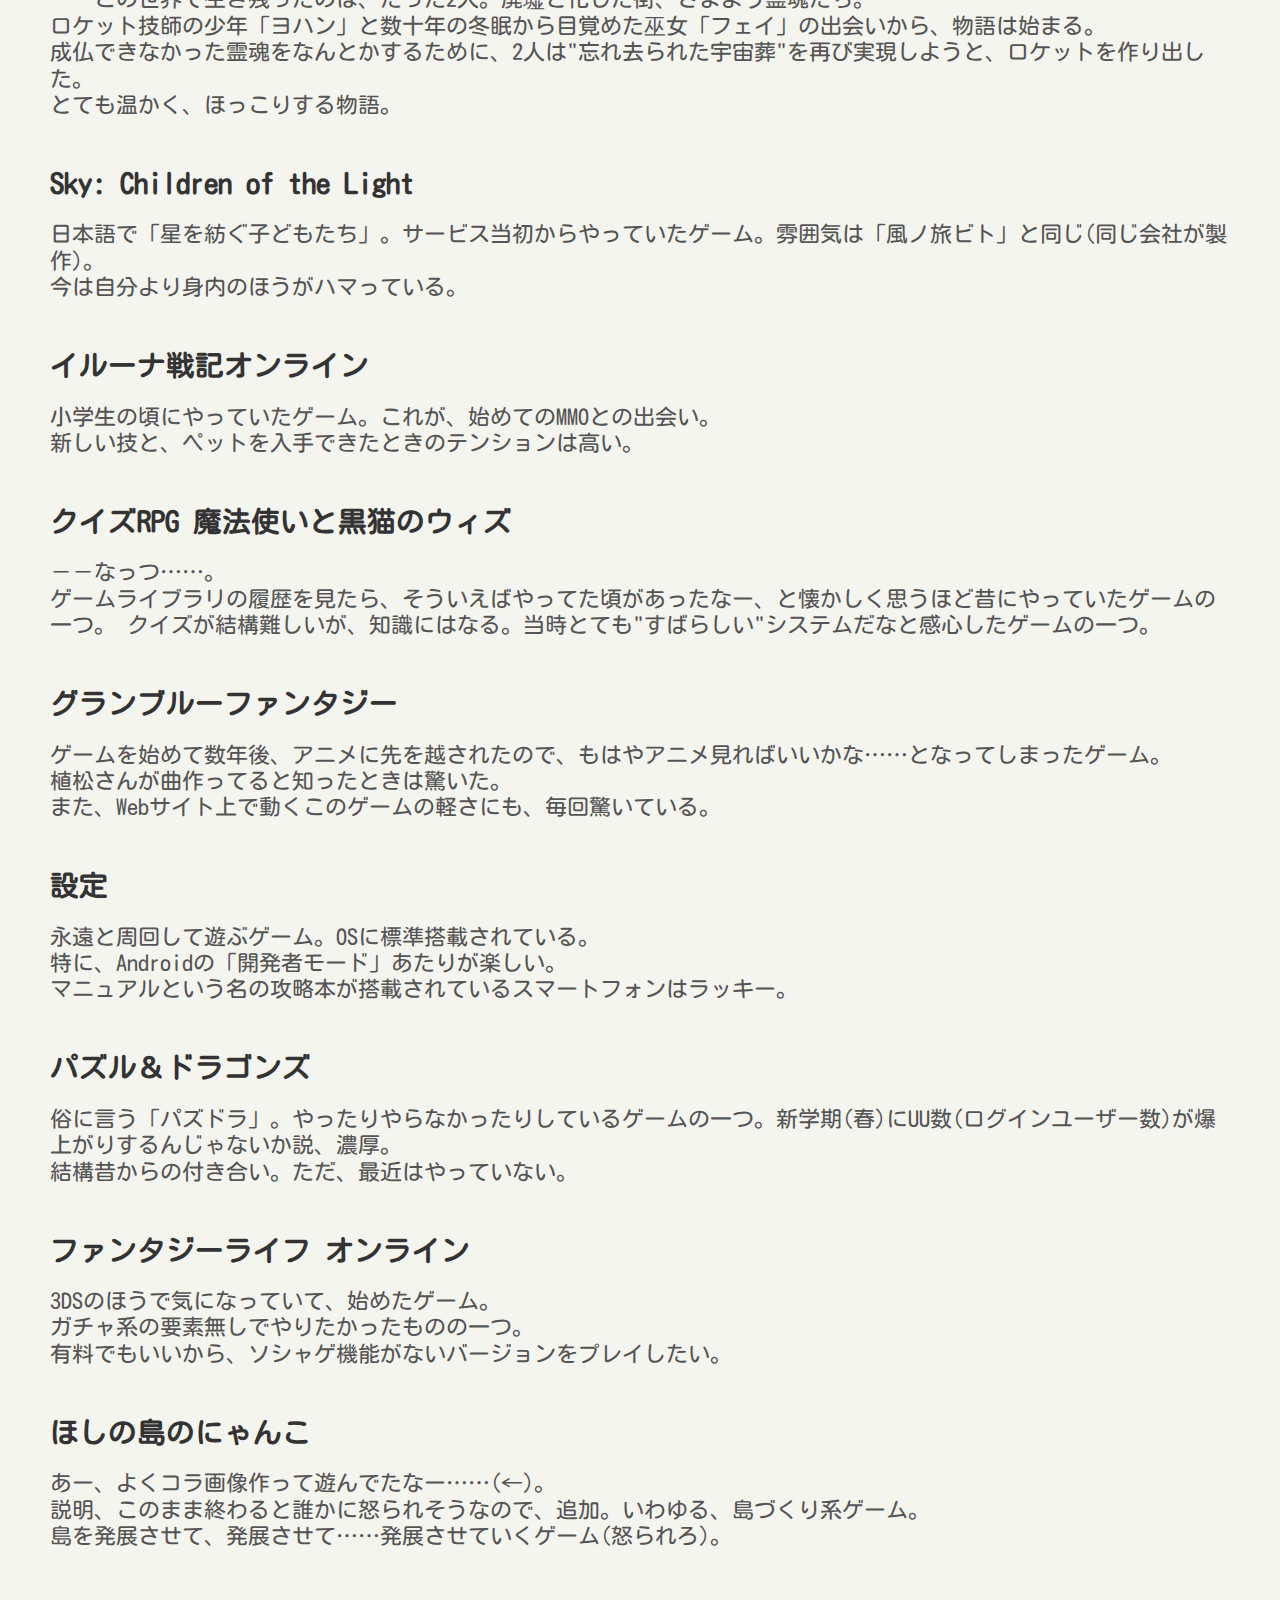
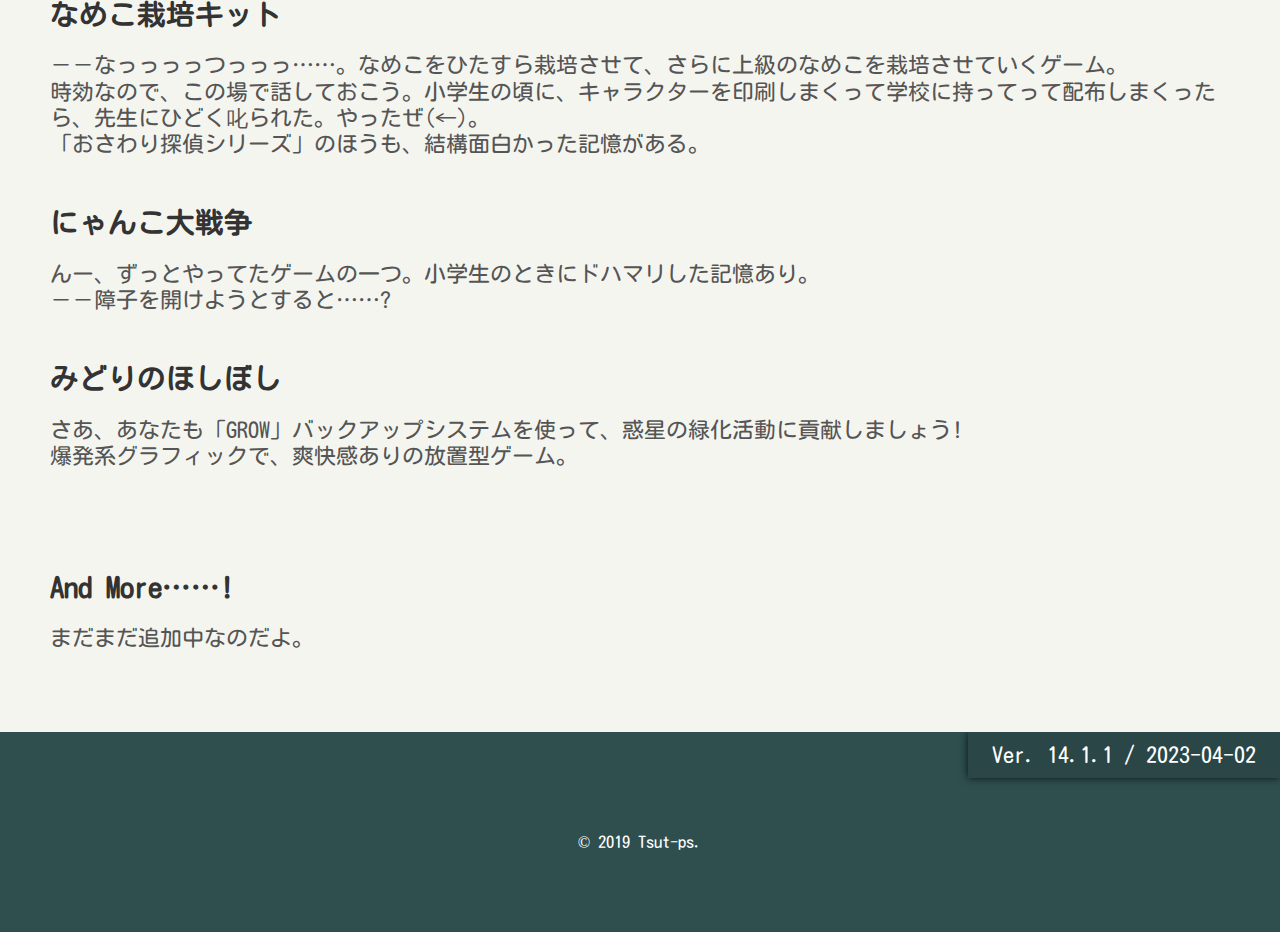
<file: favorite/index.html>
<!doctype html>
<html lang="ja">

<head>
    <meta charset="UTF-8">
    <meta name="theme-color" content="#acae54">
    <meta name="viewport" content="width=device-width, initial-scale=1">
    <meta name="robots" content="noindex">
    <title>About | 抹茶のひとやすみ</title>
    <link href="../css/stylesheet.css" rel="stylesheet">
    <link href="../favicon.ico" rel="icon">
</head>

<body class="favorite">
    <header>
        <div>
            <a class="logo" href="../"></a>
                <ul>
                    <li><a href="../">ようこそ</a></li>
                    <li><a href="../about/">About</li>
                    <li class="select">おすすめ!</a></li>
                    <li><a href="../extra/">おまけ</a></li>
                </ul>
        </div>
    </header>

    <main>
        <div class="top-content-mini">
            <div>
                <h1 style="display: none;">おすすめの〇〇!</h1>
            </div>
            <div>
                <h1 style="display: none;">Play済みのGame!</h1>
            </div>
        </div>

        <p class="notice">管理人がおすすめしたい〇〇やプレイ済みのゲームを紹介。上の画像、青とオレンジ、色逆じゃないか……?</p>
        
        <div class="contents">
            <p>完全にブログと化しそうなページですが、当サイトの概要は「(プロフ)サイトなので」誤解なきよう。<br>
                正式名称×ABC/あいうえお順! (ナンバリング関係で一部例外あり)<br>
                適当な解説もあり。</p>


            <h2>あまり知られていないおすすめのサービス</h2><br>

            <h3>note</h3>
            <p>Twitterと似ているが、もっと長文を書くことができるサイト。ミニブログ的な使い方が可能。<br>
                ハッシュタグやアイキャッチの画像(ブログの上によく表示されるアレ)などが搭載されていて、ブログとTwitterの中間の使い勝手がある。
                もちろん無料で使うことができ、手軽なのでおすすめ。</p>
            <p>→ <a href="https://note.com/" target="_blank" rel="noopener noreferrer">note - つくる、つながる、とどける。</a></p>
            
            <h3>STUDIO</h3>
            <p>コード(HTML/CSSなど)を一切書かずに"かんたん"にサイトの作成ができるサイト。<br>
                操作は直感的で、ものの30分で本格的なWebサイトが作れる。このサイトのプロトタイプはここで作成。<br>
                もちろん、そのままインターネット上に公開も可能で、ここまですべて無料でできる。<br>
                本当に無料でいいのだろうか、と思うクオリティのサイトが作れるので、騙されたと思って使ってみるべし。</p>
            <p>→ <a href="https://studio.design/ja" target="_blank" rel="noopener noreferrer">STUDIO - ノーコードでWebサイトを作成</a></p>
            
            <h3>Unsplash</h3>
            <p>どこかのカメラのプロが撮影した画像がたくさんおいてあるサイト。<br>
                このクオリティー、なのに無料で使える。当サイトもかなり使用している。英語で調べる必要がある。</p>
            <p>→ <a href="https://unsplash.com/" target="_blank" rel="noopener noreferrer">Unsplash</a></p>

            <h3>#作業してくる</h3>
            <p>これをつけておくだけで、ものすごい作業がはかどると有名なサイト。本当だろうか……?</p>
            <p>→ <a href="https://sitekuru.net/" target="_blank" rel="noopener noreferrer">#作業してくる</a></p>

            <h2>知る人ぞ知るおすすめのPCソフト/モバイルアプリ</h2><br>

            <h3>AviUtl</h3>
            <p>無料で使える動画編集ソフト。有志の人が公開したプラグインがたくさんあり、それらを使えばAdobeのソフトやそれ以上のことができる、超ヤバめなソフト。<br>
                動画だけでなく、使い方次第では画像編集ソフトにもなり、慣れていれば超爆速に動画/画像が作れる。</p>

            <h3>Documents by Readdle</h3>
            <p>Appleのモバイル製品を持ってるなら、絶対いれといたほうがいいファイル管理アプリ。<br>
                Windowsのエクスプローラーのようなファイル管理ができる。非常にオススメ。</p>

            <h3>LINE</h3>
            <p>もう入れてるって? スマホ版(アプリ)じゃなくて、PC版(ソフト)のほうだよ。<br>
                実はパソコン版が存在していたってこと、知らない人がかなり多い気がするので、ここで一応紹介。</p>

            <h3>Wallpaper Engine</h3>
            <p>Windowsに動く壁紙がほしいって……? Androidのようなライブ壁紙が実装できないかって?<br>
                それならこのソフトがオススメ。有料ではあるが、それ以上の価値あり。<br>
                Steamで配信していることから、謎の安心感がある。</p>


            <h2>プレイ済み(プレイ中)のゲーム [PC/コンソール系!]</h2><br>

            <p>某月某日とある友人から<b>「え、ゲームなんてしてるの? てっきりやってないかと思った」</b>なんてひどいことをいわれたので、ここに書き留めておきます。<br><br>
            <span class="mini-mini">一体どんなふうに思われていたんだか……。</span></p>

            <h3>Apex Legends</h3>
            <p>ちょうど大盛況だったころ、受験期に突入! なので、半年のブランクはあるものの、一応やっているバトルロイヤル・FPSゲーム。<br>
                －－え? もうそんなにシーズン進んでるの!?</p>
            
            <h3>FINAL FANTASY (初代)</h3>
            <p>ほぼ忘れた。が、かなりストーリーが重かった気がする……。空飛べたときの高揚感はすごいよね。</p>

            <h3>FINAL FANTASY XIV</h3>
            <p>今現在もやっている、多分世界最大規模のMMORPG。緻密なストーリーと難易度高めのダンジョンが存在。<br>
                オンラインゲームなので、知らない人とマッチングして、ダンジョンを攻略していく。<br>
                ストーリーの9割は一人でやれることと、マッチングの際に必要なのは「あいさつ」くらいで、そこまでコミュニケーション能力が必要ではないので、気軽にできるオンラインRPG。
                普通のゲームのストーリーの5倍程度のボリュームがあり、全く飽きることのない超大作のFF。漆黒編までプレイ済み。<br>
                このストーリーは泣けるぜ……。<br>
                <span class="mini-mini"><br>ﾗﾋｯ。</span></p>

            <h3>FINAL FANTASY XV</h3>
            <p>うん、くっらすぎて途中で萎えたゲーム。身内がやってるのを見たので、結末はほとんど知っている。</p>

            <h3>Grand Theft Auto V</h3>
            <p>普通のゲームではできないような、ありとあらゆることができてしまう、いわゆる犯罪系ゲーム。<br>
                昔動画で見たことがあって気になっていたところ、フリーで配信していたので、即DL。<br>
                リアルでグロテスクなことができる一方、アメリカのスラングが飛び交うので、慣れるまでびっくりし続ける(カルチャーショックを受ける)ゲーム。</p>
            
            <h3>Hacknet</h3>
            <p>そういえばこのゲーム、プレイ中でそのままだ。インターフェースとにらめっこする、かなりリアルなハッキングゲーム。このサイトを、ハッキングしないでよ?</p>

            <h3>Ori and the Blind Forest</h3>
            <p>プレイ中。小さなOriが森を探索して、なんかするゲーム。コントローラーがおすすめ。</p>

            <h3>Minecraft</h3>
            <p>めちゃくちゃ古くからやっている。エディションは、Wii U/Vita/PS4/PC(Java)のほとんどを体験済み。<br>
                レッドストーン回路で永遠に遊んだり、サーバを立てたり、非常にいろいろなことをした結果、飽きたり飽きなかったりしている。<br>
                ちなみに敵はすごく苦手。というか、自分は、探索する際ピースフルモードにしまくる系。イージーモードはある程度の余裕ができてから。鶏肉。</p>
            
            <h3>MO:Astray</h3>
            <p>プレイ中。MOがかわいい。が、ストーリーは残酷なイメージで始まる。</p>

            <h3>Monster Hunter World</h3>
            <p>いわゆる、モンハンワールド。PS4にしてはグラフィックがめちゃくちゃきれいで、多分当時一番きれいじゃないかと思ったゲーム。<br>
                ストーリー進める余裕がなくなって、現在では未完のまま。<br>
                ボスと戦うときの心臓のバクバクぐあいはすごい。曲の緩急が面白い。よく、「次の爆音が来るぞー」ってやってた。</p>
            
            <h3>NieR:Automata</h3>
            <p>ニーアシリーズ第2作。アンドロイドの2Bや9Sと一緒に、機械生命体に侵略された地球を救いに行こう。<br>
                この手のゲームに珍しい、超簡単/普通/ムズい/ハードコア(激ムズ)が選択できる。<br>
                始めは降下作戦から。つまり、飛行ユニットの操作から。
                チュートリアルが終わるまではセーブできない。ここ重要。</p>

            <h3>LiEat</h3>
            <p>人の「嘘」を食べることのできる小さなドラゴンの少女と、詐欺師レオ(通称)とのお話。<br>
                △○□×(みわしいば)さんの作ったRPG。<br>
                3部作にわかれていて、それぞれが短編。だけど、ほっこりするシーンもあり。</p>

            <h3>OCTOPATH TRAVELER</h3>
            <p>昔ながらのドット絵に3Dを加えた、全く新しいRPGゲーム。<br>
                8人の中から1人主人公を選び、残りの7人との出会いを通して、物語を体験しよう。<br>
                スクエニには珍しく、ほっと温かな気持ちになるシーンも多め。と思ったら痛い目にあった。</p>

            <h3>1bitHeart</h3>
            <p>△○□×(みわしいば)さんが作った、推理アドベンチャー友達作り系ゲーム(?)。<br>
                世界観は、近未来的。引用すると、「殆どのものがプログラムに制御され、管理されている世界の話」。<br>
                メタ要素あり。温かな要素あり。ボイスあり。推理あり。そして、絵がかわいい。</p>

            <h3>OneShot</h3>
            <p>暗く 終末を迎える世界を、壊れやすい"太陽"を持ったNikoと一緒に救いに行く物語。<br>
                さあ、あなたはどんな選択をするのか……。そして、何を感じるのか。<br>
                ネタバレはものすごく厳禁なゲーム。ただ、このゲームは普通の"ゲーム"ではない。<br>
                きっと、あなたの心に一生残り続けるであろう、物語である……。</p>

            <h3>STAR WARS Battlefront</h3>
            <p>一時期ハマっていた、Xウイングで空飛んだり大型兵器AT-ATをぶっ壊したりする、スター・ウォーズならではの視点で楽しめるFPSゲーム。ひゃっはーっ!(←壊れた)</p>
            
            <h3>Terraria</h3>
            <p>Vita/PC版をプレイ。<br>
                探索、建築、宝箱!<br>
                いろんな人に怒られそうだが、かんたんに言えば、Minecraftの2D版のようなゲーム(怒られろ)。
                ただ、ピースフルな自分には、このノーマルじみたハードコアとも思えるゲームがものすごい苦手。
                ワームが出てきたときは、Gが出たぐらい叫んでしまうほどなので、一時期距離を置いたくらい。
                最近ではJourneyモード、いわゆるチートモードが実装され、今までに行けなかった場所を余裕に見学することができてかなり嬉しい。</p>
            
            <h3>風ノ旅ビト</h3>
            <p>広大な砂漠/都市/文明を探索する、短編ゲーム。雰囲気は「Sky」と同じ(同じ会社が製作)。</p>

            <h3>原神</h3>
            <p>元素の法則を駆使して戦う3DオープンワールドRPG。<br>
                公開前数ヶ月前から注目していたが、なぜかこれもちょうど受験期にあたって、リアルタイム進行プレイができず。<br>
                いろいろなゲームのいいところを"ふんだんに"取り入れすぎているので、かなり快適にプレイできるゲームの一つ。あれ、このエフェクト、音楽、あのゲームに似てるなぁ……。<br>
                UIやエフェクトが気持ちいいので、時間を忘れてしまうくらいずっとやってしまいそうなゲーム。<br>
                －－あれ……窓際が明るいような気がするのだが、気のせいだろうか……。</p>

            <h3>しょぼんのアクション</h3>
            <p>フリーゲーム。やるより、誰かにやらせたほうが数倍おもしろいゲーム。<br>
                ん、マ〇オに似たステージ、何だ、単なるこの手のゲームか……と侮ることなかれ。<br>
                この先に起こる出来事を、一体誰が想像できるだろうか。</p>

            <h3>スーパーペーパーマリオ</h3>
            <p>Wii。マリオシリーズにしては全く独特で、"異世界"がテーマのストーリー。<br>
                様々な能力を持った"生きた道具"である「フェアリン」とともに、ペラペラのマリオたちと旅するゲーム。<br>
                とても温かな物語。</p>
            
            <h3>天穂のサクナヒメ</h3>
            <p>米づくり!! 以上!! (雑!!)</p>

            <h3>どうぶつの森</h3>
            <p>「おいでよ」「街へいこうよ」「とびだせ」「あつまれ」をプレイ済み。<br>
                とにかくハマったゲームの一つ。一番好きなのは「とびだせ」……かな。<br>
                一時間ごとに変化する音楽は、いつ聞いても飽きない。</p>

            <h3>魔界戦記ディスガイア PC</h3>
            <p>現在進行系でプレイ中。ぶっ飛び要素ふんだんなゲーム。とりあえずクルクルと回るプリニーは速攻で投げるべし。</p>


            <h2>プレイ済み(プレイ中)のゲーム [スマホ系!]</h2><br>

            <h3>Alto's Odyssey</h3>
            <p>砂漠をひたすら下っていく、いわゆる"禅"のようなゲーム。<br>
                「Adventure」よりもこっちのほうが好き。</p>

            <h3>Arcaea</h3>
            <p>新感覚3D音ゲー。スマホに爆誕。難易度が広く設定されていて、初心者から上級者まで楽しめる。タブレット必須。</p>

            <h3>Arknights</h3>
            <p>－－その名も、アークナイツ。<br>
                産業発展に欠かせない、莫大なエネルギーを持った源石(オリジニウム)。それらは、感染症の病原でもあり、各地に感染者を生み出してしまう原因でもあった。<br>
                感染した者は、致死率100%という残酷な運命を課される一方、その短命さから、強大な様々な能力を得る。彼らは恐れられ、迫害され、隔離され、ほとんど人としては扱われないのであった。
                たくさんの感染者が密殺されている場所も存在するとかしないとか。<br>
                －－こんな世界はおかしい。<br>
                その日は突如訪れた。強大な力を持った感染者が集まった集団「レユニオン」が、武力で街を占拠・破壊していったのである。<br>
                そんな中、感染者問題の解決に力を尽くす集団「ロドス」とともに、<ruby><rb>あなた</rb><rp>(</rp><rt>ドクター</rt><rp>)</rp></ruby>はどんな行動をするのだろうか……。</p>
            
            <h3>Clash of Clans</h3>
            <p>日本語で「クラッシュ・オブ・クラン」。実はやっていたゲームの一つ。今は、紐付けを残して完全放置中。</p>

            <h3>Cytus II</h3>
            <p>世界観が好きで始めた音ゲー。つまり、世界観が好き。やり始めは慣れなくて難しい。</p>

            <h3>Deemo</h3>
            <p>物語性ありの音ゲー。これも、非常にネタバレ厳禁。<br>
                途中までしかやってない人は、最後までやろう。泣ける……。</p>
            
            <h3>ICEY</h3>
            <p>－－君は、なぜ矢印の方向に進まないッ!?<br>
                よくある横スクロールアクションゲームかと思いきや、実はその本質は"ゲームの製作者であるナレーター(天の声)をいじり倒す"ことにあった。<br>
                「普通にクリアするんじゃつまらない」「隠し通路的なのないかな」といった、疑心/探索系ゲーマーに是非オススメしたいメタゲーム。</p>

            <h3>NieR Re[in]carnation</h3>
            <p>通称「リンカネ」。NieRの世界をスマートフォンに。<br>
                その残酷さは健在。ゲームではなく、恐らく一種の小説を読んでいると割り切ったほうがいいゲーム。<br>
                やはり、スマホゲームになったからには、周回は必須。<span class="mini-mini">デスヨネー。</p>

            <h3>Mindustry</h3>
            <p>Android版は(当時)何故か無料だったので、ちょっとインストールしてみたゲーム。<br>
                結果、2ヶ月以上に渡ってやめられなくなり、完全犯罪級"時間泥棒ゲー"であることが発覚。<br>
                つまり、なかなかやめられない/止まらない系ゲーム。止まらなくなるので自重。</p>

            <h3>Monument Valley</h3>
            <p>日本語で「モニュメントバレー」。1も2もプレイ済み。よく、Apple製品コーナーのiPadに必ず入っている例のパズルゲーム。<br>
                そんなところが通れるのか……と毎回驚かされるだまし絵を、解き明かしながら先に進んでいく系。<br>
                途中に現れる<ruby><rb>細長いやつ</rb><rp>(</rp><rt>トーテム</rt><rp>)</rp></ruby>が、ちょっぴりかわいい。</p>

            <h3>Muse Dash</h3>
            <p>ムズくね……? この音ゲー、ムズくね……??<br>
                初心者音ゲーマーにとって、背景のコントラストとスピードと上下というシステムすべてが、私には完全鬼畜音ゲーに見えてしまったゲーム。<br>
                つまり、顔見知りレベルのゲーム。</p>

            <h3>OCTOPATH TRAVELER 大陸の覇者</h3>
            <p>ひゃっひゃっ。これがトラウマ。<br>
                「マーベラスッ! うぉ゛ーー、右手に不可能はないので白いひゃっひゃを吹きなさい!」<br>
                －－うん、トラウマ。</p>

            <h3>OPUS: The day We Found Earth</h3>
            <p>日本語で「地球計画」。その名の通り、今から数十万年後の世界のお話。短編物語ゲーム。<br>
                宇宙船に乗ったロボット「エム」と一緒に、広大な銀河の中にある"地球"を探しに行こう。<br>
                この船には特殊なレーダーが備わっていて、照準を合わせた惑星が「生物が生きられる」惑星、つまり"地球"であるのか解析可能。<br>
                レーダー、探索、SFが好きならば、プレイしてみるのもあり。</p>

            <h3>OPUS: Rocket of Whispers</h3>
            <p>日本語で「魂の架け橋」。謎の疫病によるパンデミックが起きた後の終末の世界を描いた物語。<br>
                －－この世界で生き残ったのは、たった2人。廃墟と化した街、さまよう霊魂たち。<br>
                ロケット技師の少年「ヨハン」と数十年の冬眠から目覚めた巫女「フェイ」の出会いから、物語は始まる。<br>
                成仏できなかった霊魂をなんとかするために、2人は"忘れ去られた宇宙葬"を再び実現しようと、ロケットを作り出した。<br>
                とても温かく、ほっこりする物語。</p>

            <h3>Sky: Children of the Light</h3>
            <p>日本語で「星を紡ぐ子どもたち」。サービス当初からやっていたゲーム。雰囲気は「風ノ旅ビト」と同じ(同じ会社が製作)。<br>
                今は自分より身内のほうがハマっている。</p>

            <h3>イルーナ戦記オンライン</h3>
            <p>小学生の頃にやっていたゲーム。これが、始めてのMMOとの出会い。<br>
                新しい技と、ペットを入手できたときのテンションは高い。</p>

            <h3>クイズRPG 魔法使いと黒猫のウィズ</h3>
            <p>－－なっつ……。<br>
                ゲームライブラリの履歴を見たら、そういえばやってた頃があったなー、と懐かしく思うほど昔にやっていたゲームの一つ。
                クイズが結構難しいが、知識にはなる。当時とても"すばらしい"システムだなと感心したゲームの一つ。</p>
            
            <h3>グランブルーファンタジー</h3>
            <p>ゲームを始めて数年後、アニメに先を越されたので、もはやアニメ見ればいいかな……となってしまったゲーム。<br>
                植松さんが曲作ってると知ったときは驚いた。<br>
                また、Webサイト上で動くこのゲームの軽さにも、毎回驚いている。</p>

            <h3>設定</h3>
            <p>永遠と周回して遊ぶゲーム。OSに標準搭載されている。<br>
                特に、Androidの「開発者モード」あたりが楽しい。<br>
                マニュアルという名の攻略本が搭載されているスマートフォンはラッキー。</p>

            <h3>パズル＆ドラゴンズ</h3>
            <p>俗に言う「パズドラ」。やったりやらなかったりしているゲームの一つ。新学期(春)にUU数(ログインユーザー数)が爆上がりするんじゃないか説、濃厚。<br>
                結構昔からの付き合い。ただ、最近はやっていない。</p>

            <h3>ファンタジーライフ オンライン</h3>
            <p>3DSのほうで気になっていて、始めたゲーム。<br>
                ガチャ系の要素無しでやりたかったものの一つ。<br>
                有料でもいいから、ソシャゲ機能がないバージョンをプレイしたい。</p>

            <h3>ほしの島のにゃんこ</h3>
            <p>あー、よくコラ画像作って遊んでたなー……(←)。<br>
                説明、このまま終わると誰かに怒られそうなので、追加。いわゆる、島づくり系ゲーム。<br>
                島を発展させて、発展させて……発展させていくゲーム(怒られろ)。</p>

            <h3>なめこ栽培キット</h3>
            <p>－－なっっっっつっっっ……。なめこをひたすら栽培させて、さらに上級のなめこを栽培させていくゲーム。<br>
                時効なので、この場で話しておこう。小学生の頃に、キャラクターを印刷しまくって学校に持ってって配布しまくったら、先生にひどく叱られた。やったぜ(←)。<br>
                「おさわり探偵シリーズ」のほうも、結構面白かった記憶がある。</p>

            <h3>にゃんこ大戦争</h3>
            <p>んー、ずっとやってたゲームの一つ。小学生のときにドハマリした記憶あり。<br>
                －－障子を開けようとすると……?</p>

            <h3>みどりのほしぼし</h3>
            <p>さあ、あなたも「GROW」バックアップシステムを使って、惑星の緑化活動に貢献しましょう!<br>
                爆発系グラフィックで、爽快感ありの放置型ゲーム。</p>

            <br><br>
            <h3>And More……!</h3>
            <p>まだまだ追加中なのだよ。</p>

        </div>
    </main>

    <footer>
        <p>© 2019 Tsut-ps.</p>
    </footer>
</body>
</file>
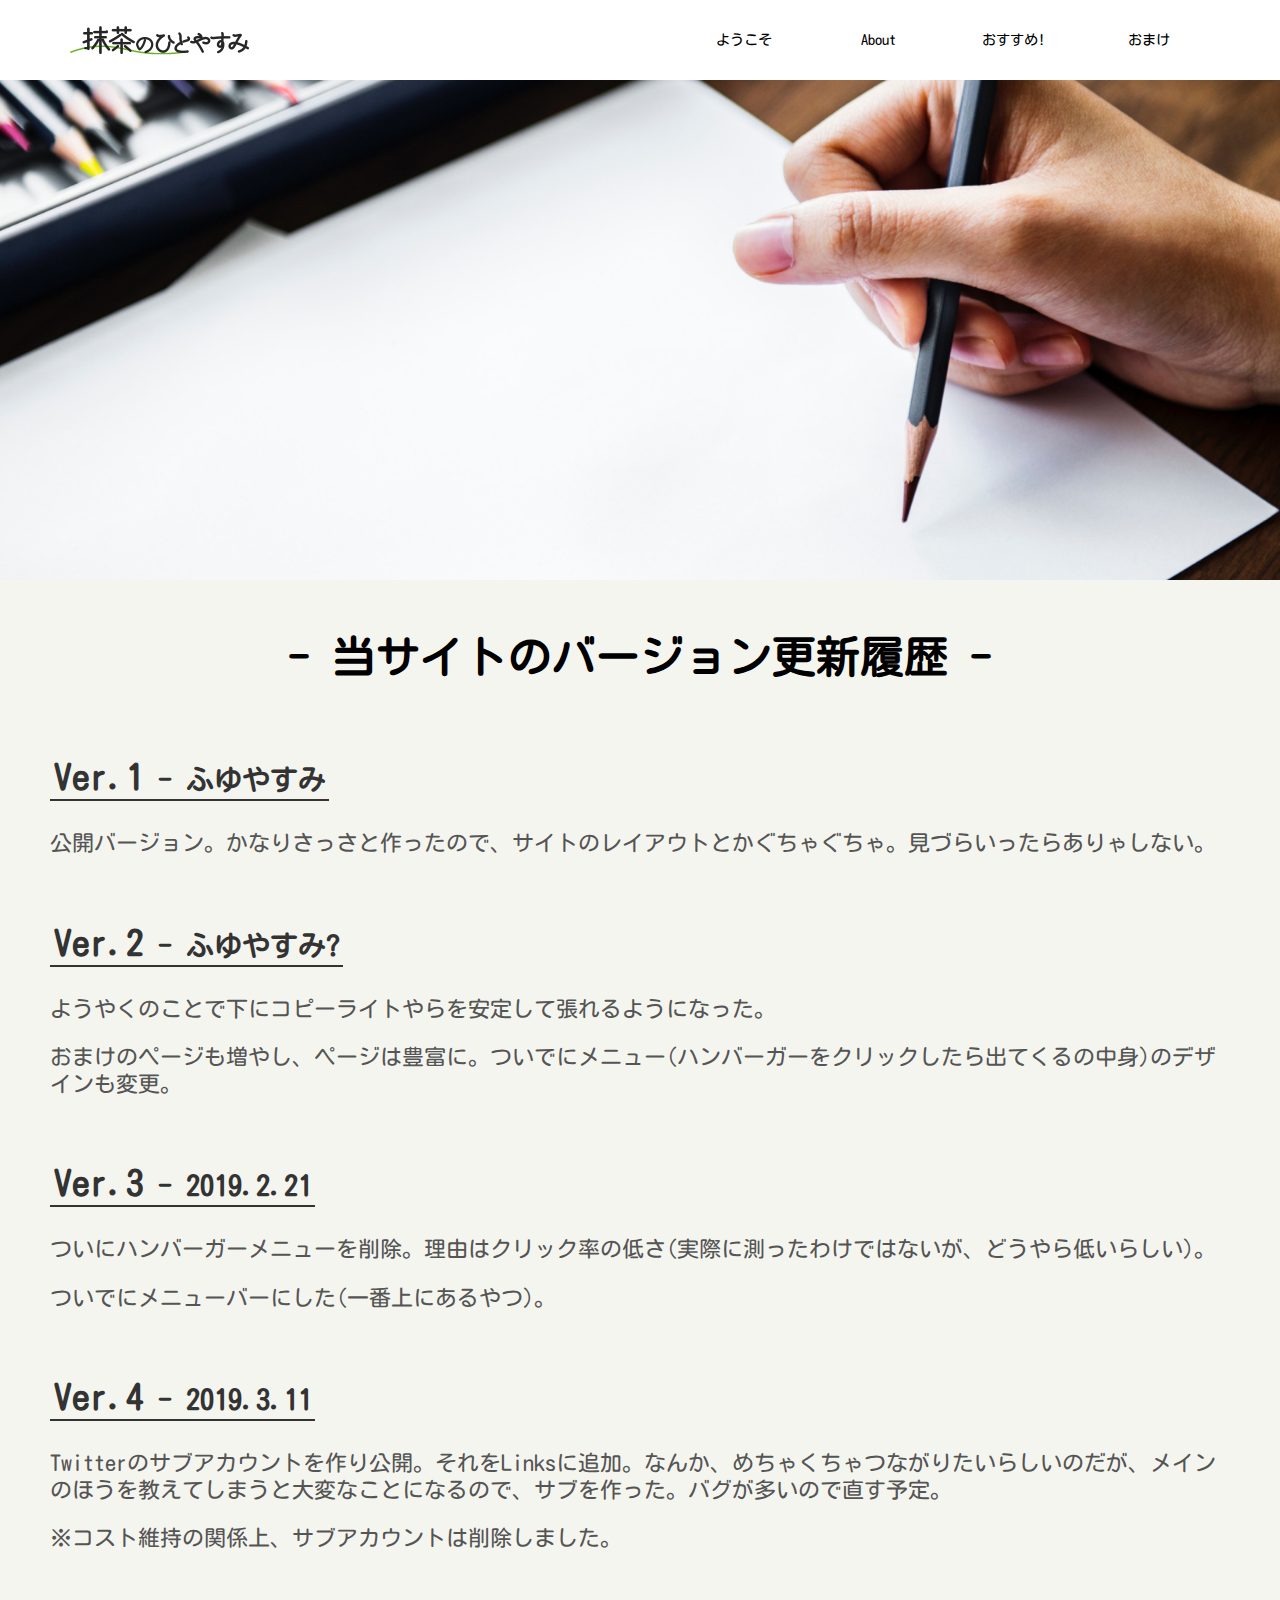
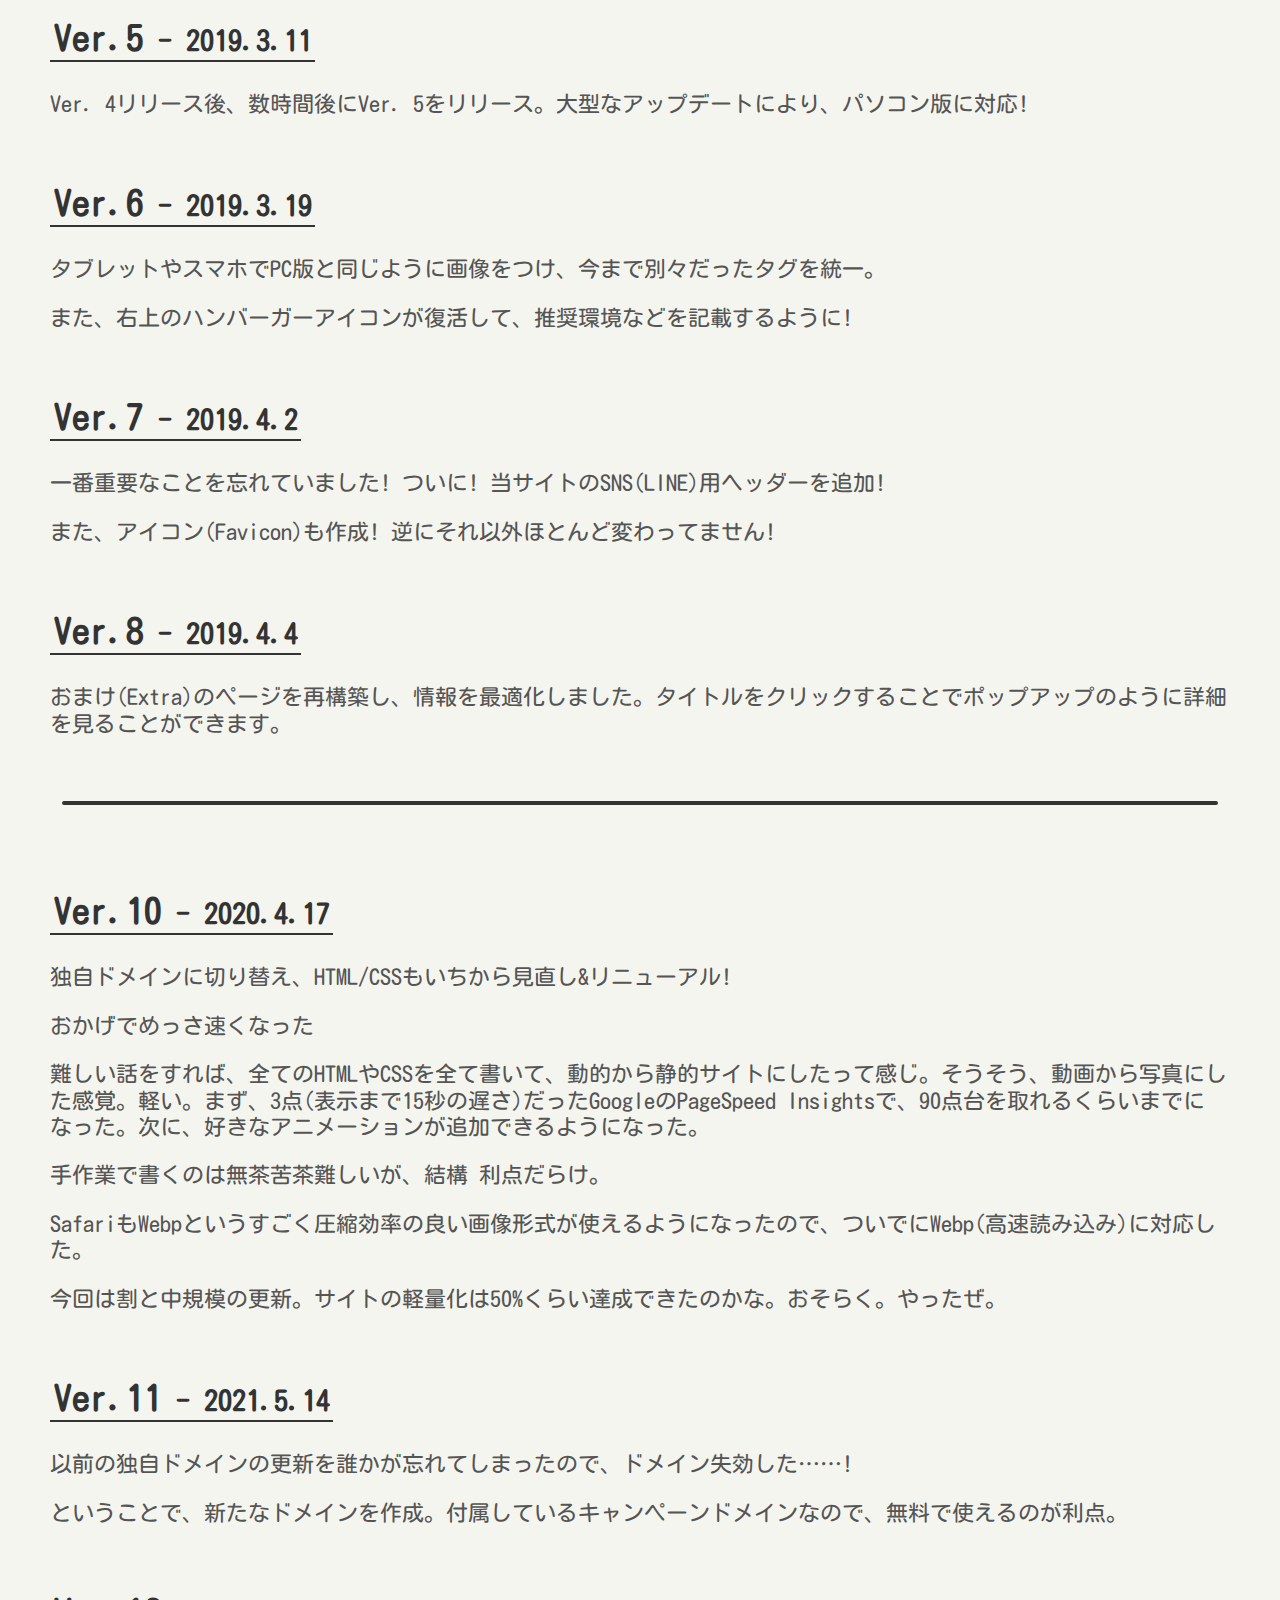
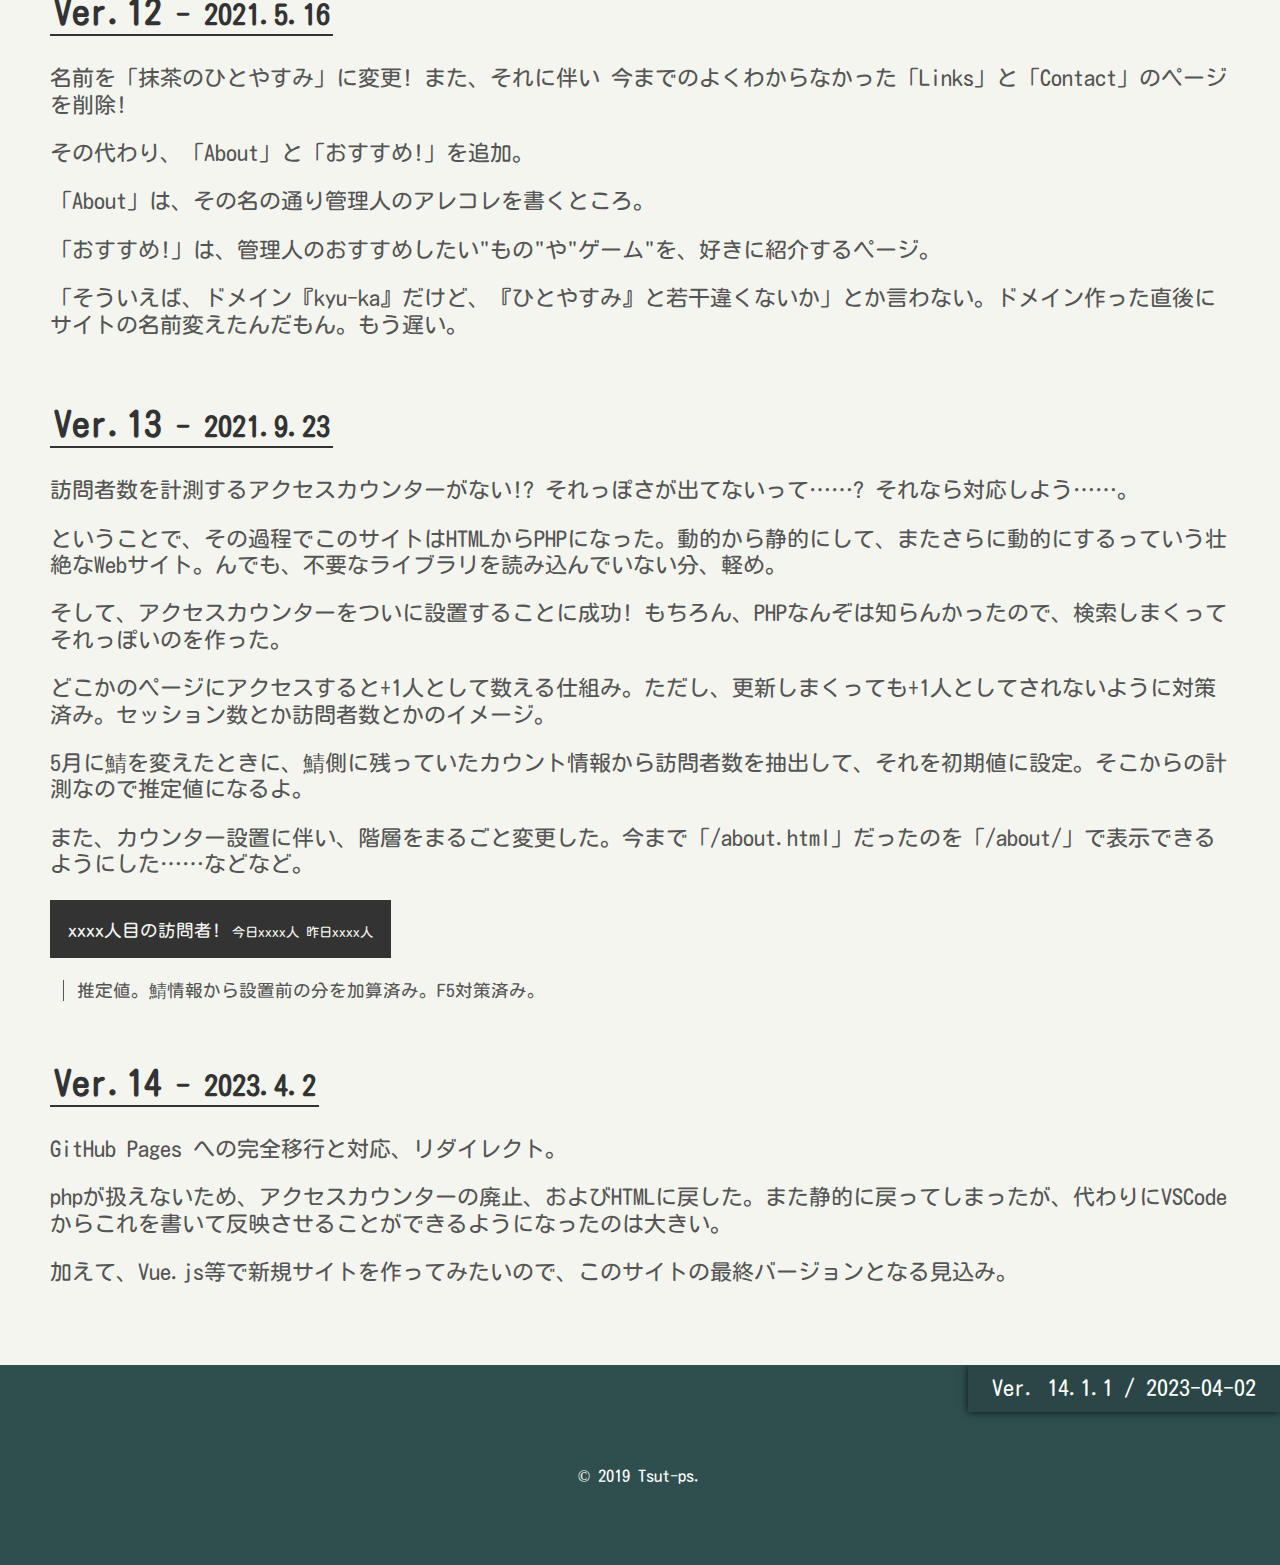
<file: update-history/index.html>
<!doctype html>
<html lang="ja">

<head>
    <meta charset="UTF-8">
    <meta name="theme-color" content="#acae54">
    <meta name="viewport" content="width=device-width, initial-scale=1">
    <meta name="robots" content="noindex">
    <title>更新履歴 | 抹茶のひとやすみ</title>
    <link href="../css/stylesheet.css" rel="stylesheet">
    <link href="../favicon.ico" rel="icon">
</head>

<body class="update-history">
    <header>
        <div>
            <a class="logo" href="../"></a>
                <ul>
                    <li><a href="../">ようこそ</a></li>
                    <li><a href="../about/">About</a></li>
                    <li><a href="../favorite/">おすすめ!</a></li>
                    <li><a href="../extra/">おまけ</a></li>
                </ul>
        </div>
    </header>

    <main>
        <div class="top-content">
            <div>
                
            </div>
        </div>
        <div class="contents">

            <h1>- 当サイトのバージョン更新履歴 -</h1>

            <h2>Ver.1<span class="mini"> - ふゆやすみ</span></h2>
            <p>公開バージョン。かなりさっさと作ったので、サイトのレイアウトとかぐちゃぐちゃ。見づらいったらありゃしない。</p>

            <h2>Ver.2<span class="mini"> - ふゆやすみ?</span></h2>
            <p>ようやくのことで下にコピーライトやらを安定して張れるようになった。</p><p>おまけのページも増やし、ページは豊富に。ついでにメニュー(ハンバーガーをクリックしたら出てくるの中身)のデザインも変更。</p>

            <h2>Ver.3<span class="mini"> - 2019.2.21</span></h2>
            <p>ついにハンバーガーメニューを削除。理由はクリック率の低さ(実際に測ったわけではないが、どうやら低いらしい)。</p><p>ついでにメニューバーにした(一番上にあるやつ)。</p>

            <h2>Ver.4<span class="mini"> - 2019.3.11</span></h2>
            <p>Twitterのサブアカウントを作り公開。それをLinksに追加。なんか、めちゃくちゃつながりたいらしいのだが、メインのほうを教えてしまうと大変なことになるので、サブを作った。バグが多いので直す予定。</p><p>※コスト維持の関係上、サブアカウントは削除しました。</p>

            <h2>Ver.5<span class="mini"> - 2019.3.11</span></h2>
            <p>Ver. 4リリース後、数時間後にVer. 5をリリース。大型なアップデートにより、パソコン版に対応!</p>

            <h2>Ver.6<span class="mini"> - 2019.3.19</span></h2>
            <p>タブレットやスマホでPC版と同じように画像をつけ、今まで別々だったタグを統一。</p><p>また、右上のハンバーガーアイコンが復活して、推奨環境などを記載するように!</p>

            <h2>Ver.7<span class="mini"> - 2019.4.2</span></h2>
            <p>一番重要なことを忘れていました! ついに! 当サイトのSNS(LINE)用ヘッダーを追加!</p><p>また、アイコン(Favicon)も作成! 逆にそれ以外ほとんど変わってません!</p>

            <h2>Ver.8<span class="mini"> - 2019.4.4</span></h2>
            <p>おまけ(Extra)のページを再構築し、情報を最適化しました。タイトルをクリックすることでポップアップのように詳細を見ることができます。</p>

            <div class="line"></div>

            <h2>Ver.10<span class="mini"> - 2020.4.17</span></h2>
            <p>独自ドメインに切り替え、HTML/CSSもいちから見直し&リニューアル!</p><p>おかげでめっさ速くなった</p>
            <p>難しい話をすれば、全てのHTMLやCSSを全て書いて、動的から静的サイトにしたって感じ。そうそう、動画から写真にした感覚。軽い。まず、3点(表示まで15秒の遅さ)だったGoogleのPageSpeed Insightsで、90点台を取れるくらいまでになった。次に、好きなアニメーションが追加できるようになった。</p>
            <p>手作業で書くのは無茶苦茶難しいが、結構 利点だらけ。</p>
            <p>SafariもWebpというすごく圧縮効率の良い画像形式が使えるようになったので、ついでにWebp(高速読み込み)に対応した。</p><p>今回は割と中規模の更新。サイトの軽量化は50%くらい達成できたのかな。おそらく。やったぜ。</p>

            <h2>Ver.11<span class="mini"> - 2021.5.14</span></h2>
            <p>以前の独自ドメインの更新を誰かが忘れてしまったので、ドメイン失効した……!</p><p>ということで、新たなドメインを作成。付属しているキャンペーンドメインなので、無料で使えるのが利点。</p>

            <h2>Ver.12<span class="mini"> - 2021.5.16</span></h2>
            <p>名前を「抹茶のひとやすみ」に変更! また、それに伴い 今までのよくわからなかった「Links」と「Contact」のページを削除!</p>
            <p>その代わり、「About」と「おすすめ!」を追加。</p><p>「About」は、その名の通り管理人のアレコレを書くところ。</p>
            <p>「おすすめ!」は、管理人のおすすめしたい"もの"や"ゲーム"を、好きに紹介するページ。</p>
            <p>「そういえば、ドメイン『kyu-ka』だけど、『ひとやすみ』と若干違くないか」とか言わない。ドメイン作った直後にサイトの名前変えたんだもん。もう遅い。</p>
            
            <h2>Ver.13<span class="mini"> - 2021.9.23</span></h2>
            <p>訪問者数を計測するアクセスカウンターがない!? それっぽさが出てないって……? それなら対応しよう……。</p>
            <p>ということで、その過程でこのサイトはHTMLからPHPになった。動的から静的にして、またさらに動的にするっていう壮絶なWebサイト。んでも、不要なライブラリを読み込んでいない分、軽め。</p>
            <p>そして、アクセスカウンターをついに設置することに成功! もちろん、PHPなんぞは知らんかったので、検索しまくってそれっぽいのを作った。</p>
            <p>どこかのページにアクセスすると+1人として数える仕組み。ただし、更新しまくっても+1人としてされないように対策済み。セッション数とか訪問者数とかのイメージ。</p>
            <p>5月に鯖を変えたときに、鯖側に残っていたカウント情報から訪問者数を抽出して、それを初期値に設定。そこからの計測なので推定値になるよ。</p>
            <p>また、カウンター設置に伴い、階層をまるごと変更した。今まで「/about.html」だったのを「/about/」で表示できるようにした……などなど。</p>
            <p><span class="counter"><span class="mini">xxxx人目の訪問者!</span> <span class="mini-mini">今日xxxx人 昨日xxxx人</span></span></p>
            <!-- GitHub Pages で phpファイルが扱えないため、この機能は廃止された↑ -->
            <div class="detail">
                <p class="mini">推定値。鯖情報から設置前の分を加算済み。F5対策済み。</p>
            </div>

            <h2>Ver.14<span class="mini"> - 2023.4.2</span></h2>
            <p>GitHub Pages への完全移行と対応、リダイレクト。</p>
            <p>phpが扱えないため、アクセスカウンターの廃止、およびHTMLに戻した。また静的に戻ってしまったが、代わりにVSCodeからこれを書いて反映させることができるようになったのは大きい。</p>
            <p>加えて、Vue.js等で新規サイトを作ってみたいので、このサイトの最終バージョンとなる見込み。</p>

        </div>
    </main>

    <footer>
        <p>© 2019 Tsut-ps.</p>
    </footer>
</body>
</file>
<file: css/stylesheet.css>
/* Author: Tsutchi-ps; */

@font-face {
	font-family: 'KosugiMaru';
	font-weight: 400;
	font-style: normal;
	src: url('../fonts/KosugiMaru-R.woff2') format('woff2');
	font-display: swap;
}

body {
  background-color: #f5f5f0;
  margin: 0;
  font-size: 22px;
  color: #555;
  line-height: 1.2;
  font-family: 'KosugiMaru';
  animation: fadeIn .5s ease-in-out;
}

@keyframes fadeIn {
  0% { opacity: 0; }
  20% { opacity: 0; }
  100% { opacity: 1; }
}

header {
  background-color: white;
  width: 100%;
  height: 80px;
  display: flex;
  align-items: center;
  justify-content: center;
}

header div {
  width: 90%;
  height: 30px;
}

.logo {
  background-image: url(../images/logo-v2.png);
  height: 30px;
  width: 200px;
  float: left;
  background-position: center;
  background-size: contain;
  background-repeat: no-repeat;
}

header ul {
  display: flex;
  float: right;
  width: 60%;
  max-width: 540px;
  margin: 0;
  padding: 0;
}

header li {
  display: inline-block;
  text-align: center;
  flex: 1;
  line-height: 30px;
  font-size: 0.65em;
  list-style-type: none;
}

.select {
  font-weight: bold;
}

a {text-decoration: none;}

li a {
  color: black;
  display: block;
}

.top-content {
  width: auto;
  height: 500px;
  display: flex;
  align-items: center;
  justify-content: center;
  position: relative;
  background-position: center;
  background-size: cover;
  animation: slideIn .7s cubic-bezier(.25, 1, .5, 1);
}

.top-content p {
  position: relative;
  color: white;
  font-weight: 700;
  font-size: 1em;
  text-align: center;
  animation: slideIn .85s cubic-bezier(.25, 1, .5, 1);
  filter: drop-shadow(0 0 8px rgba(0, 0, 0, 0.6));
}

.mini {
  font-size: 0.8em;
}

.mini-mini {
  font-size: 0.6em;
}

.top-content-mini {
  width: auto;
  height: 200px;
  display: flex;
  align-items: center;
  justify-content: center;
  position: relative;
  background-position: center;
  background-size: cover;
  animation: slideIn .7s cubic-bezier(.25, 1, .5, 1);
}

.favorite .top-content-mini {
  margin: auto;
  max-width: 1400px;
  height: auto;
  display: block;
}

.top-content-mini div {
  width: 100%;
  max-width: 1400px;
  margin: 0 8%;
}

.top-content-mini h1 {
  text-align: left;
}

@keyframes slideIn {
  0% { right: 50%; }
  100% { right: 0; }
}

.index .top-content {
  background-image: url(../images/index.jpg);
}

.about .top-content-mini {
  background-image: url(../images/about.jpg);
}

.favorite .top-content-mini div:first-child {
  background-image: url(../images/favorite.png);
  margin: 0;
  height: 120px;
  background-size: contain;
  background-repeat: no-repeat;
}

.favorite .top-content-mini div:last-child {
  background-image: url(../images/favorite-game.png);
  margin: 0;
  height: 120px;
  background-size: contain;
  background-position: right;
  background-repeat: no-repeat;
}

.extra .top-content {
  background-image: url(../images/extra.jpg);
}

.update-history .top-content {
  background-image: url(../images/update-history-2.jpg);
}

.contents .image {
    margin-top: 80px;
    height: 280px;
    background-position: center;
    background-size: cover;
    border-radius: 3px;
    box-shadow: 0px 0px 16px rgba(0, 0, 0, 0.3);
}

@media screen and (min-width: 1200px) {
  .works {
    padding: 64px 0;
    clear: both;
  }
  .contents .image {
    float: left;
    width: 30%;
  }
  .right-comment {
  float: right;
  width: 65%;
  }
}

.contents .image:hover {
  filter: brightness(90%) blur(2px);
  transition: all 0.4s cubic-bezier(0.5, 1, 0.5, 1);
}

.why-matcha {
  background-image: url(../images/why-matcha.jpg);
}

.profile-bg {
  background-image: url(../images/profile-bg.jpg);
}

.profile-music {
  background-image: url(../images/profile-music.jpg);
}

.update-history-image {
  background-image: url(../images/update-history.jpg);
  height: 100%;
  background-position: center;
  background-size: cover;
}

.credits {
  background-image: url(../images/credits.jpg);
}

label {
  cursor: pointer;
}

input {
  display: none;
}

input:checked + h2 + .switch {
  height: auto;
  opacity: 1;
}

.left {
  padding: 0 2%;
  float: left;
  width: 46%;
}

.left h2, .left p {
  display: flex;
  align-items: center;
  justify-content: center;
  text-align: center;
}

.right {
  padding: 0 1%;
  float: right;
  width: 48%;
  height: 100%;
}

.box-animation {
  transition: all 0.5s cubic-bezier(.3, 1, .3, 1);
}

.box-animation:hover {
  outline: 3px solid #555;
}

h1 {
  position: relative;
  margin-bottom: 30px;
  color: white;
  font-size: 3em;
  line-height: 1.2;
  font-weight: 900;
  text-align: center;
  animation: slideIn 1s cubic-bezier(.25, 1, .5, 1);
  filter: drop-shadow(0 0 12px rgba(0, 0, 0, 0.6));
}

.contents h1 {
  color: black;
  font-size: 2em;
}

.update-history h1 {
  filter: initial;
}

.notice {
  margin: 18px 16px;
  font-size: 0.8em;
  text-align: right;
}

.contents {
  margin: 50px auto;
  padding: 0 50px;
  max-width: 1200px;
}

h2 {
  margin: 1.2em 0 0.2em 0;
  padding: 0 0.1em;
  display: inline-block;
  color: #333;
  font-size: 1.6em;
  line-height: 1.25;
  border-bottom: solid 2px;
}

h3 {
  margin: 1em 0 0 0;
  display: inline-block;
  color: #333;
  font-size: 1.3em;
  line-height: 1;
}

rt {
  font-size: 0.65em;
}

.line {
  margin: 64px 12px 42px;
  border: 2px solid #333;
  background-color: #333;
  border-radius: 2px;
}

footer {
  margin-top: 80px;
  background-color: darkslategray;
  height: 200px;
  text-align: center;
  overflow: hidden;
}

footer p {
  color: white;
  margin-top: 54px;
  font-size: 0.75em;
  display: inline-block;
  width: 100%;
}

h1, h2, a, p {
  line-break: strict;
}

.counter {
  display: inline-block;
  background-color: #333;
  padding: 16px 18px;
  color: #f5f5f0;
}

.detail {
  border-left: solid 1px #555;
  margin-left: 0.6em;
  padding-left: 0.6em;
}

@media screen and (max-width: 768px) {
  body {
    font-size: 20px;
  }
  
  header div {
    width: 90%;
  }

  .contents {
    padding: 0 6.25%;
  }

  .top-content-mini {
    height: 140px;
  }

  .favorite .top-content-mini div:first-child {
    height: calc(100vw*18/100/1.2);
  }

  .favorite .top-content-mini div:last-child {
    height: calc(100vw*18/110/1.2);
  }

}

@media screen and (max-width: 580px) {
  body {
    font-size: 16px;
  }

  header {
    height: auto;
    align-items: initial;
    justify-content: initial;
  }

  header div {
    width: 100%;
    height: auto;
  }

  header ul {
    max-width: initial;
    width: 100%;
  }

  header li {
    font-size: 0.75em;
    line-height: 4;
  }

  h1 {
    font-size: 10vw;
  }

  .logo {
    margin: 5% 3%;
  }

  .select {
    border-bottom: 2px solid #333;
  }

  .update-history h1 {
    font-size: 1.5em;
  }

  .top-content {
    height: 280px;
    padding: 30px;
  }

  .top-content {
    height: 160px;
  }

  .top-content-mini {
    height: 100px;
  }

  .contents {
    margin: 24px auto;
    padding: 0 6%;
  }

  .contents .image {
    margin-top: 40px;
    height: 180px;
  }

  footer {
    height: 160px;
  }

}

@media screen and (max-width: 360px) {

  h1 {
    font-size: 2em;
  }

  .top-content p {
    font-size: 0.8em;
  }

  .logo {
    margin: 5% 4%;
  }

  .top-content {
    height: 240px;
  }

  .top-content-mini {
    height: 80px;
  }

}

footer::before {
  content: 'Ver. 14.1.1 / 2023-04-02';
  background-color: rgba(0, 0, 0, 0.1);
  color: white;
  display: block;
  margin-left: auto;
  padding: 10px 24px;
  font-size: 1em;
  float: right;
  box-shadow: 0 0 8px rgba(0, 0, 0, 0.8);
}
</file>
